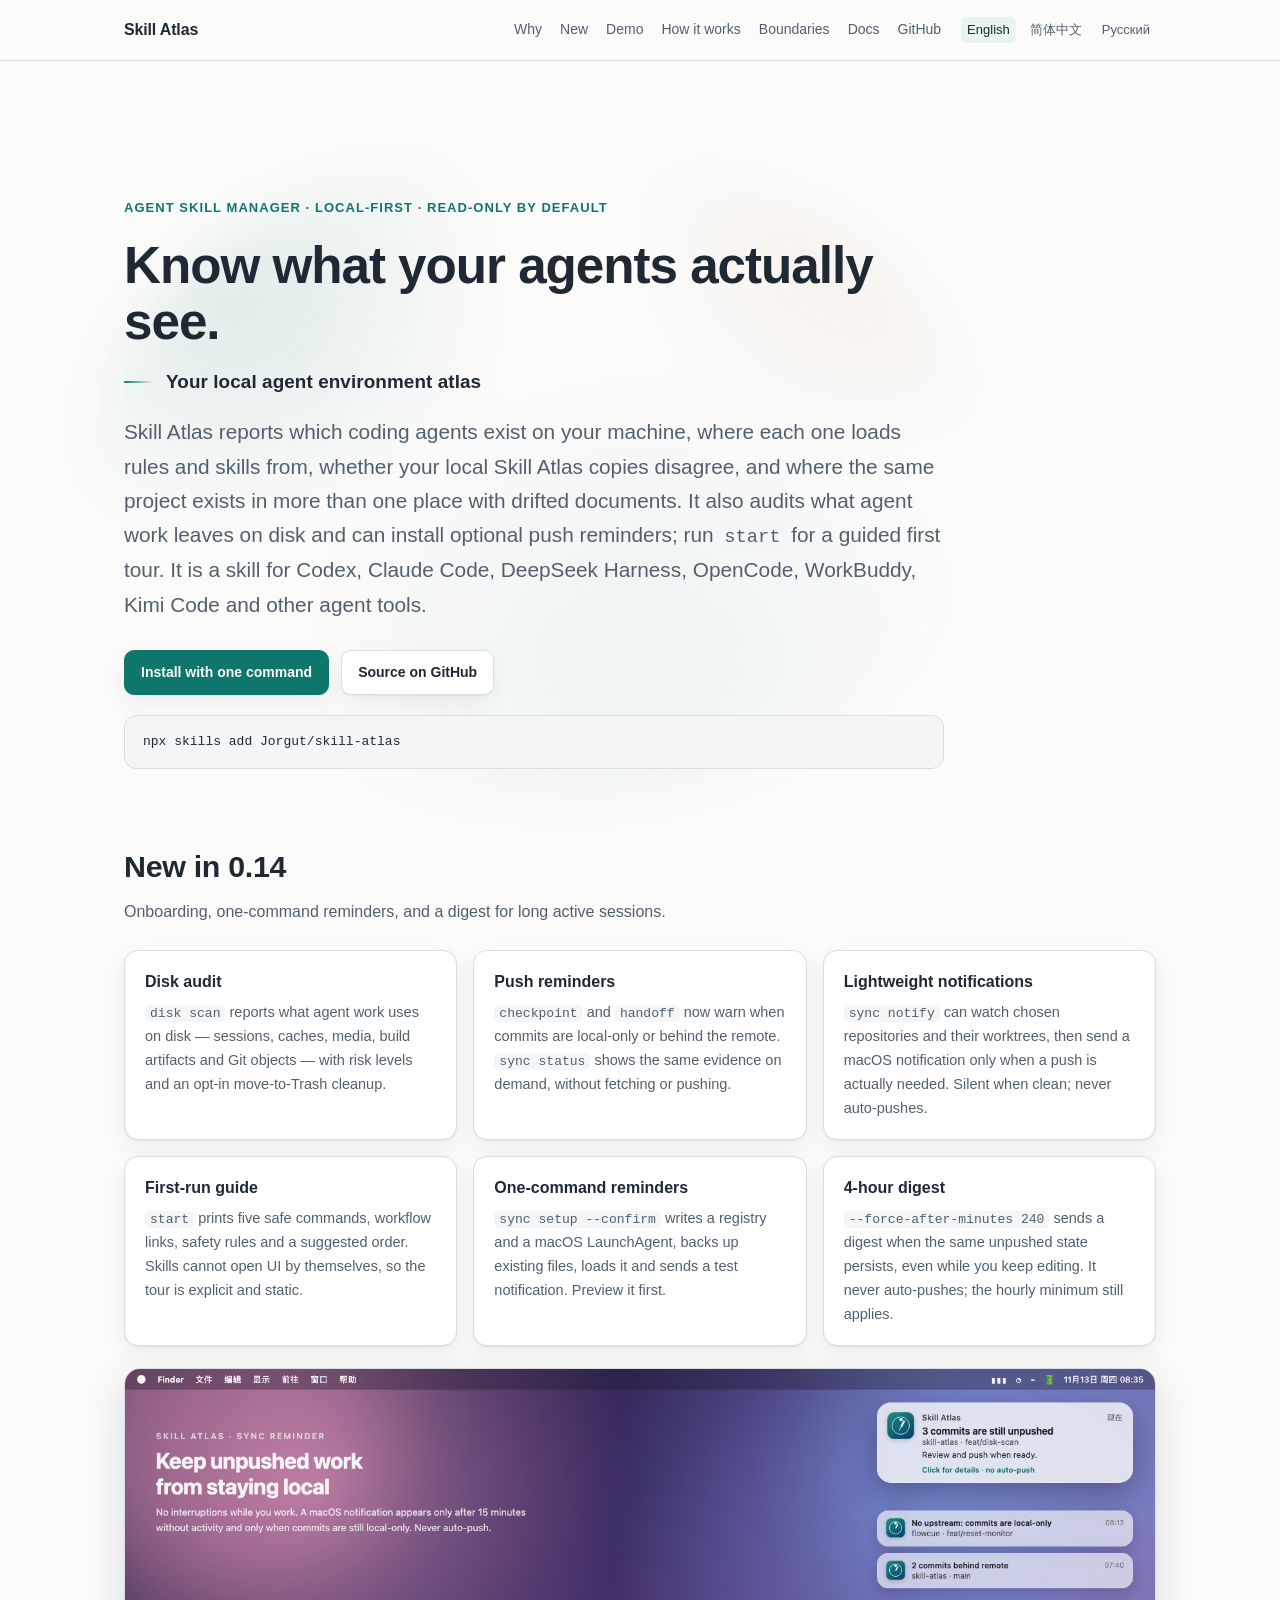
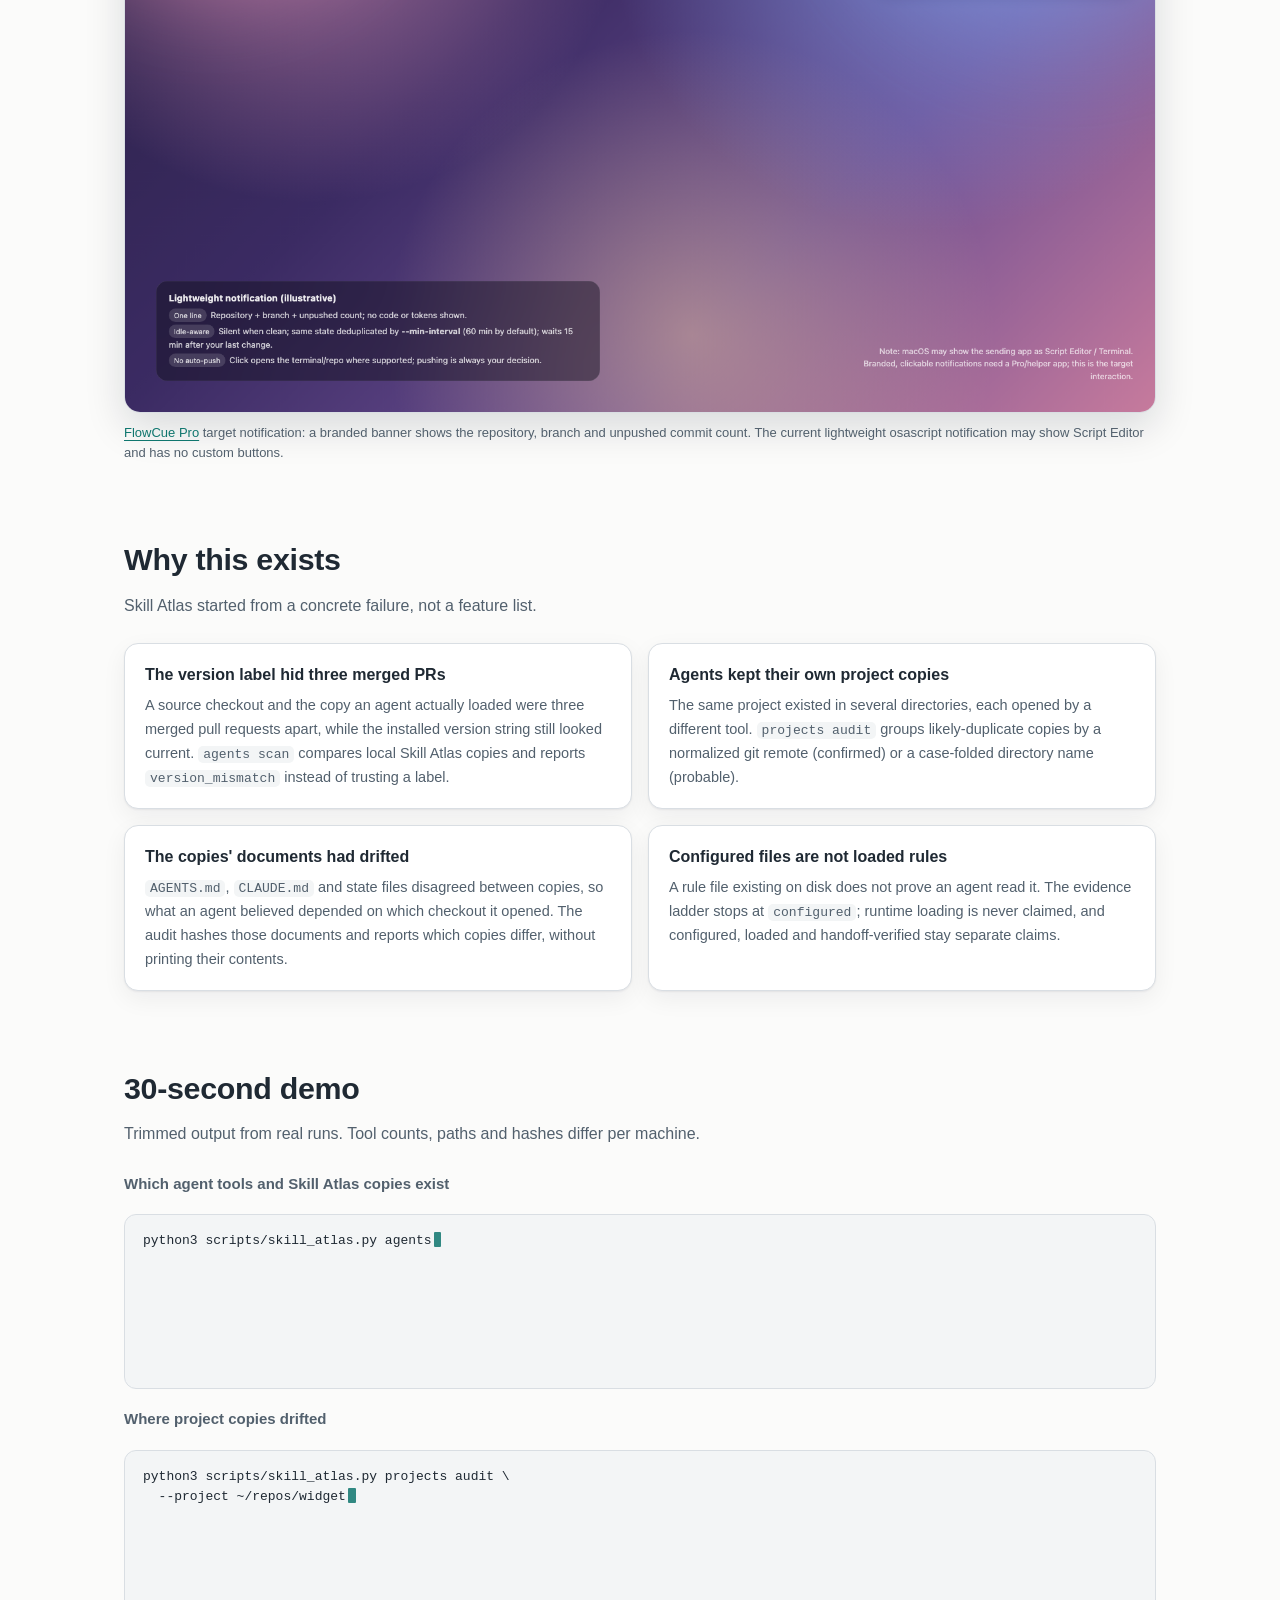
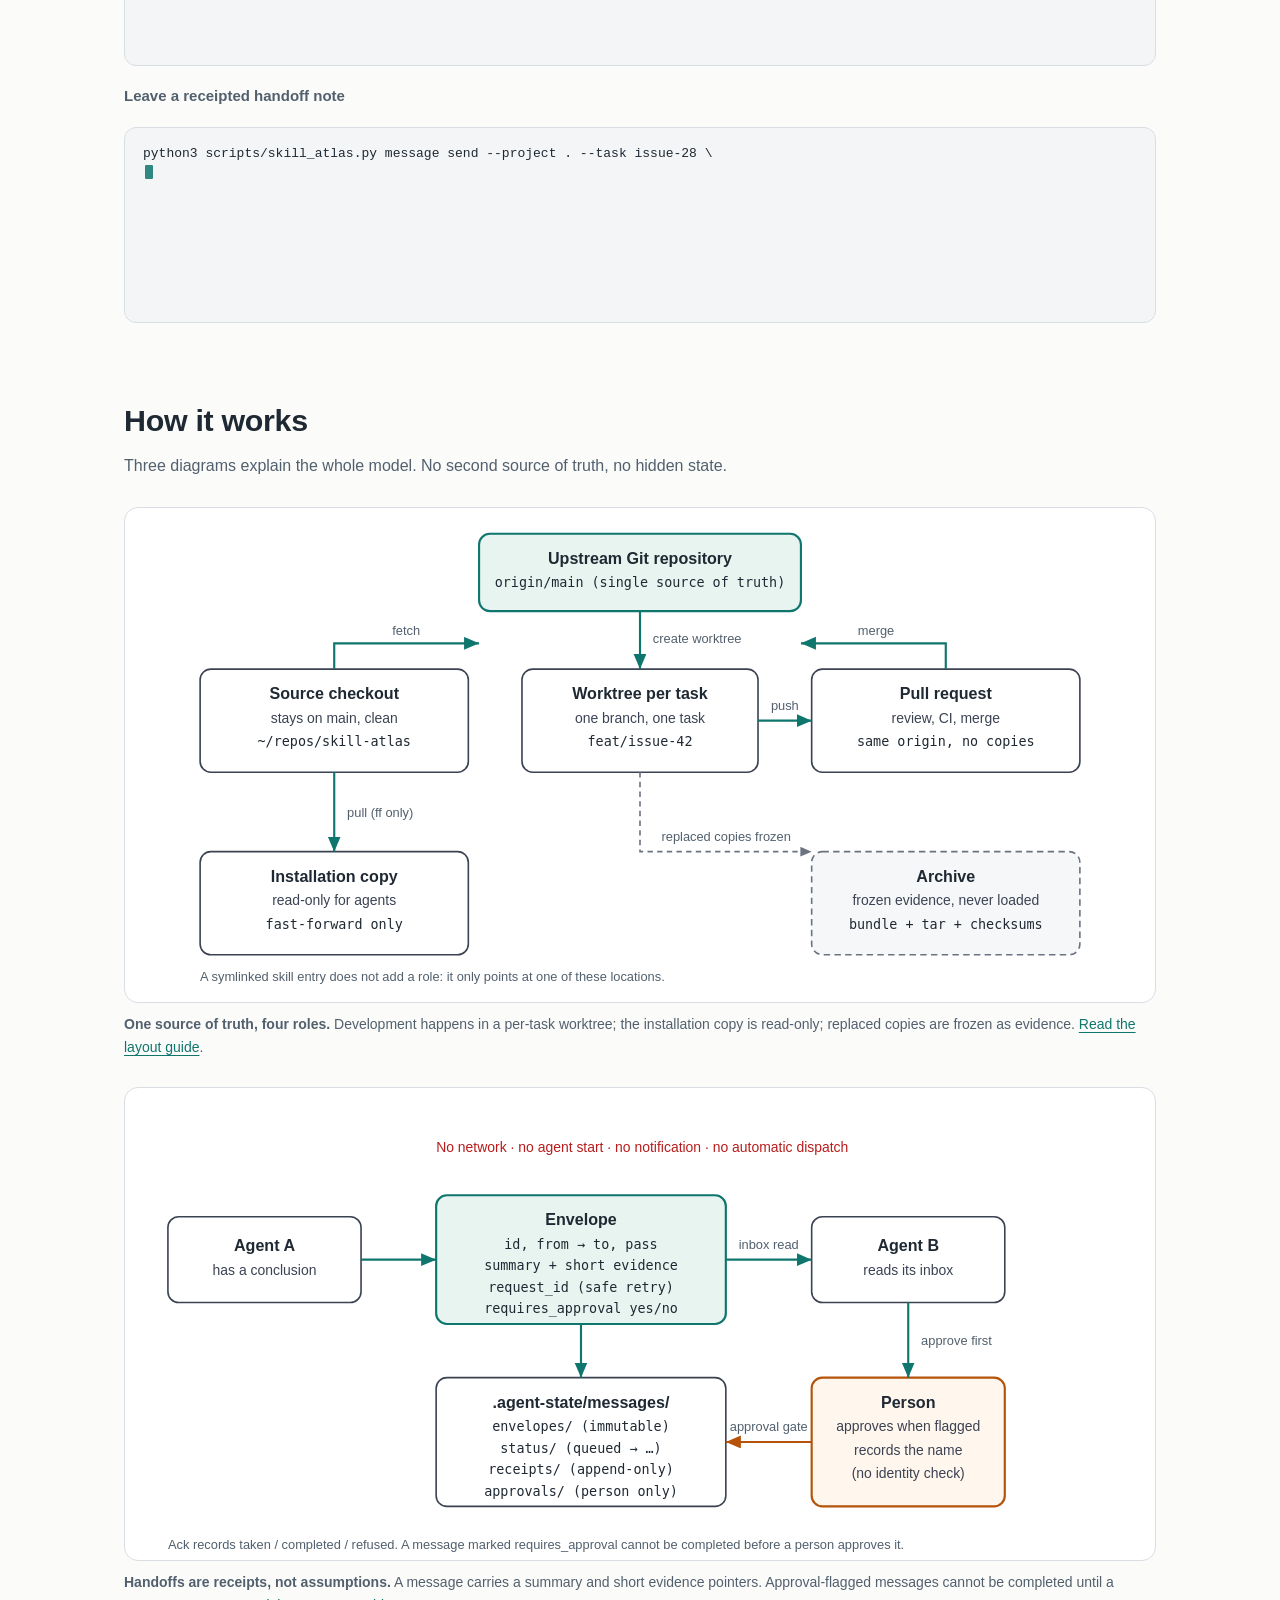
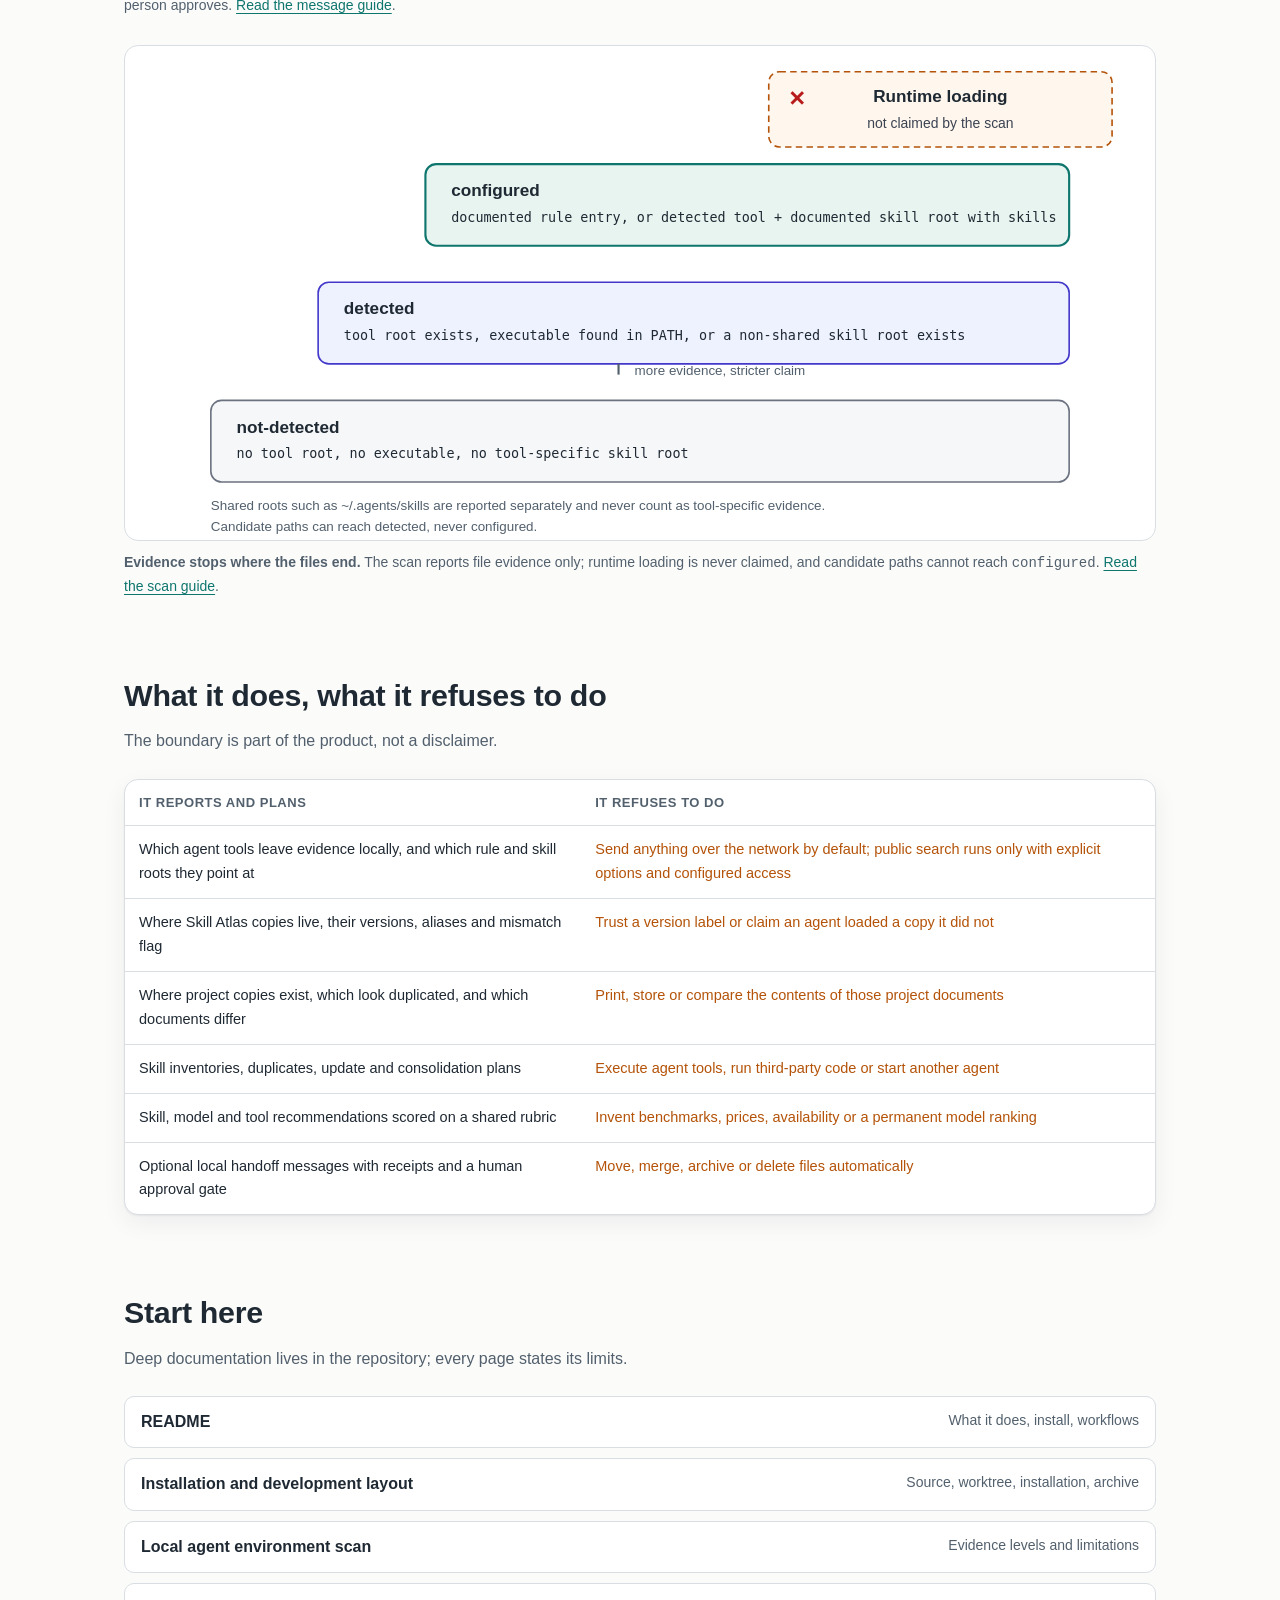
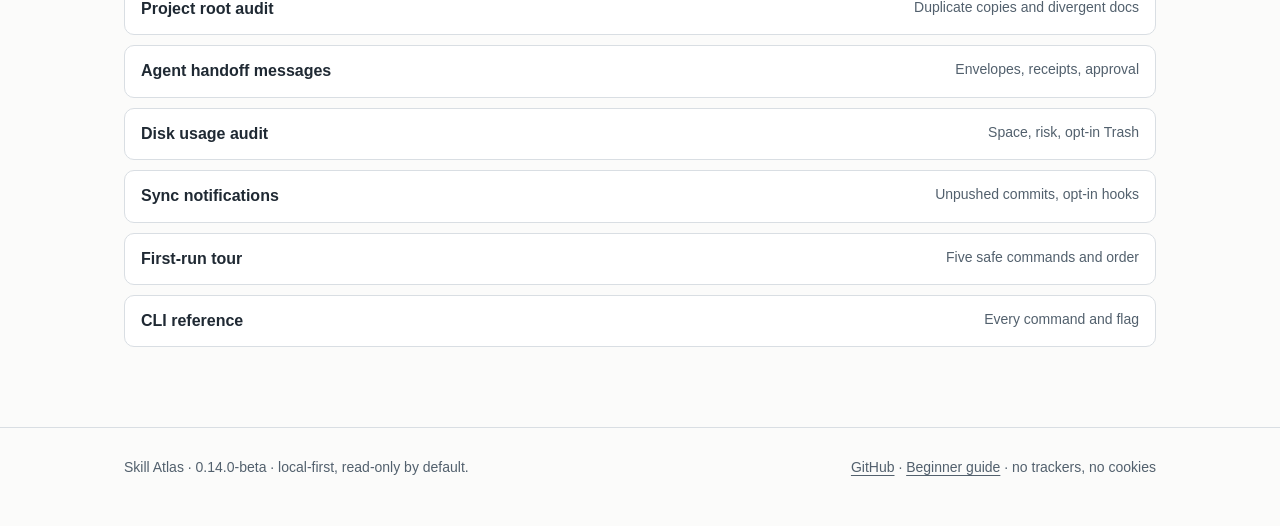
<file: site/index.html>
<!doctype html>
<html lang="en">
<head>
  <meta charset="utf-8">
  <meta name="viewport" content="width=device-width, initial-scale=1">
  <title>Skill Atlas — know what your agents actually see</title>
  <meta name="description" content="Read-only local evidence about installed coding agents, their rule and skill roots, Skill Atlas copies, and drifted project copies. One skill, one command.">
  <link rel="alternate" hreflang="en" href="https://jorgut.github.io/skill-atlas/">
  <link rel="alternate" hreflang="zh-CN" href="https://jorgut.github.io/skill-atlas/zh-CN/">
  <link rel="alternate" hreflang="ru" href="https://jorgut.github.io/skill-atlas/ru/">
  <link rel="stylesheet" href="styles.css">
  <script src="motion.js" defer></script>
</head>
<body>
  <a class="skip-link" href="#main">Skip to content</a>

  <header class="site">
    <div class="wrap">
      <a class="brand" href="./">Skill Atlas</a>
      <nav aria-label="Main">
        <a href="#why">Why</a>
        <a href="#whats-new">New</a>
        <a href="#demo">Demo</a>
        <a href="#how">How it works</a>
        <a href="#refuses">Boundaries</a>
        <a href="#start">Docs</a>
        <a href="https://github.com/Jorgut/skill-atlas">GitHub</a>
      </nav>
      <div class="lang" aria-label="Language">
        <a href="./" aria-current="page">English</a>
        <a href="zh-CN/" lang="zh-CN">简体中文</a>
        <a href="ru/" lang="ru">Русский</a>
      </div>
    </div>
  </header>

  <main id="main">
    <div class="wrap">
      <section class="hero" aria-labelledby="hero-title">
        <p class="eyebrow">Agent skill manager · local-first · read-only by default</p>
        <h1 id="hero-title">Know what your agents actually see.</h1>
        <p class="positioning">Your local agent environment atlas</p>
        <p class="lede">
          Skill Atlas reports which coding agents exist on your machine, where each one loads rules and skills from,
          whether your local Skill Atlas copies disagree, and where the same project exists in more than one place
          with drifted documents. It also audits what agent work leaves on disk and can install optional push reminders; run <code>start</code> for a guided first tour. It is a skill for Codex, Claude Code, DeepSeek Harness, OpenCode, WorkBuddy,
          Kimi Code and other agent tools.
        </p>
        <div class="actions">
          <a class="button primary" href="#install">Install with one command</a>
          <a class="button" href="https://github.com/Jorgut/skill-atlas">Source on GitHub</a>
        </div>
        <pre id="install"><code>npx skills add Jorgut/skill-atlas</code></pre>
      </section>

      <section id="whats-new" aria-labelledby="whats-new-title">
        <h2 id="whats-new-title">New in 0.14</h2>
        <p class="section-note">Onboarding, one-command reminders, and a digest for long active sessions.</p>
        <div class="grid three">
          <div class="card">
            <h3>Disk audit</h3>
            <p><code>disk scan</code> reports what agent work uses on disk — sessions, caches, media, build artifacts and Git objects — with risk levels and an opt-in move-to-Trash cleanup.</p>
          </div>
          <div class="card">
            <h3>Push reminders</h3>
            <p><code>checkpoint</code> and <code>handoff</code> now warn when commits are local-only or behind the remote. <code>sync status</code> shows the same evidence on demand, without fetching or pushing.</p>
          </div>
          <div class="card">
            <h3>Lightweight notifications</h3>
            <p><code>sync notify</code> can watch chosen repositories and their worktrees, then send a macOS notification only when a push is actually needed. Silent when clean; never auto-pushes.</p>
          </div>
          <div class="card">
            <h3>First-run guide</h3>
            <p><code>start</code> prints five safe commands, workflow links, safety rules and a suggested order. Skills cannot open UI by themselves, so the tour is explicit and static.</p>
          </div>
          <div class="card">
            <h3>One-command reminders</h3>
            <p><code>sync setup --confirm</code> writes a registry and a macOS LaunchAgent, backs up existing files, loads it and sends a test notification. Preview it first.</p>
          </div>
          <div class="card">
            <h3>4-hour digest</h3>
            <p><code>--force-after-minutes 240</code> sends a digest when the same unpushed state persists, even while you keep editing. It never auto-pushes; the hourly minimum still applies.</p>
          </div>
        </div>
        <figure class="mockup">
          <img src="assets/sync-notification-mockup.en.png" alt="Target FlowCue Pro notification: a branded banner shows the repository, branch and unpushed commit count. The current lightweight osascript notification may show Script Editor and has no custom buttons.">
          <figcaption><a href="https://github.com/Jorgut/flowcue">FlowCue Pro</a> target notification: a branded banner shows the repository, branch and unpushed commit count. The current lightweight osascript notification may show Script Editor and has no custom buttons.</figcaption>
        </figure>
      </section>

      <section id="why" aria-labelledby="why-title">
        <h2 id="why-title">Why this exists</h2>
        <p class="section-note">Skill Atlas started from a concrete failure, not a feature list.</p>
        <div class="grid two">
          <div class="card">
            <h3>The version label hid three merged PRs</h3>
            <p>A source checkout and the copy an agent actually loaded were three merged pull requests apart,
              while the installed version string still looked current. <code>agents scan</code> compares local
              Skill Atlas copies and reports <code>version_mismatch</code> instead of trusting a label.</p>
          </div>
          <div class="card">
            <h3>Agents kept their own project copies</h3>
            <p>The same project existed in several directories, each opened by a different tool.
              <code>projects audit</code> groups likely-duplicate copies by a normalized git remote (confirmed)
              or a case-folded directory name (probable).</p>
          </div>
          <div class="card">
            <h3>The copies' documents had drifted</h3>
            <p><code>AGENTS.md</code>, <code>CLAUDE.md</code> and state files disagreed between copies, so what an
              agent believed depended on which checkout it opened. The audit hashes those documents and reports
              which copies differ, without printing their contents.</p>
          </div>
          <div class="card">
            <h3>Configured files are not loaded rules</h3>
            <p>A rule file existing on disk does not prove an agent read it. The evidence ladder stops at
              <code>configured</code>; runtime loading is never claimed, and configured, loaded and
              handoff-verified stay separate claims.</p>
          </div>
        </div>
      </section>

      <section id="demo" aria-labelledby="demo-title">
        <h2 id="demo-title">30-second demo</h2>
        <p class="section-note">Trimmed output from real runs. Tool counts, paths and hashes differ per machine.</p>
        <div class="demo">
          <h3>Which agent tools and Skill Atlas copies exist</h3>
          <pre><code>python3 scripts/skill_atlas.py agents scan

## Summary
- tools detected: 12
- tools configured: 4
- skill atlas copies: 2
- version mismatch: false</code></pre>

          <h3>Where project copies drifted</h3>
          <pre><code>python3 scripts/skill_atlas.py projects audit \
  --project ~/repos/widgets --project ~/worktrees/widgets-review

## Duplicate groups
### `git-remote:github.com/example/widgets` (git-remote)
- divergent docs:
  - AGENTS.md (2 distinct hashes)
- canonical candidate: `/home/you/repos/widgets`
- requires user confirmation: true</code></pre>

          <h3>Leave a receipted handoff note</h3>
          <pre><code>python3 scripts/skill_atlas.py message send --project . --task issue-28 \
  --from Codex --to "Claude Code" --summary "Review the camera diff" \
  --requires-approval

# Agent message: queued
- state: queued
- approval: pending
- note: Local file transport only; the receiving agent has not been notified</code></pre>
        </div>
      </section>

      <section id="how" aria-labelledby="how-title">
        <h2 id="how-title">How it works</h2>
        <p class="section-note">Three diagrams explain the whole model. No second source of truth, no hidden state.</p>

        <figure>
          <img src="assets/roles.svg" alt="Diagram: one upstream Git repository feeds a source checkout on main, a per-task worktree, a read-only installation copy, a pull request flow and a frozen archive.">
          <figcaption><strong>One source of truth, four roles.</strong> Development happens in a per-task worktree;
            the installation copy is read-only; replaced copies are frozen as evidence.
            <a href="https://github.com/Jorgut/skill-atlas/blob/main/docs/development-layout.md">Read the layout guide</a>.</figcaption>
        </figure>

        <figure>
          <img src="assets/message-flow.svg" alt="Diagram: a compact envelope moves from one agent through a local mailbox to a recipient, with append-only receipts and a human approval gate before completion.">
          <figcaption><strong>Handoffs are receipts, not assumptions.</strong> A message carries a summary and short
            evidence pointers. Approval-flagged messages cannot be completed until a person approves.
            <a href="https://github.com/Jorgut/skill-atlas/blob/main/docs/agent-messaging.md">Read the message guide</a>.</figcaption>
        </figure>

        <figure>
          <img src="assets/evidence-ladder.svg" alt="Diagram: three evidence levels, not-detected, detected and configured, with runtime loading marked as not claimed.">
          <figcaption><strong>Evidence stops where the files end.</strong> The scan reports file evidence only;
            runtime loading is never claimed, and candidate paths cannot reach <code>configured</code>.
            <a href="https://github.com/Jorgut/skill-atlas/blob/main/docs/agent-environments.md">Read the scan guide</a>.</figcaption>
        </figure>
      </section>

      <section id="refuses" aria-labelledby="refuses-title">
        <h2 id="refuses-title">What it does, what it refuses to do</h2>
        <p class="section-note">The boundary is part of the product, not a disclaimer.</p>
        <div class="table-wrap">
          <table>
            <thead>
              <tr><th scope="col">It reports and plans</th><th scope="col">It refuses to do</th></tr>
            </thead>
            <tbody>
              <tr><td>Which agent tools leave evidence locally, and which rule and skill roots they point at</td><td class="refuse">Send anything over the network by default; public search runs only with explicit options and configured access</td></tr>
              <tr><td>Where Skill Atlas copies live, their versions, aliases and mismatch flag</td><td class="refuse">Trust a version label or claim an agent loaded a copy it did not</td></tr>
              <tr><td>Where project copies exist, which look duplicated, and which documents differ</td><td class="refuse">Print, store or compare the contents of those project documents</td></tr>
              <tr><td>Skill inventories, duplicates, update and consolidation plans</td><td class="refuse">Execute agent tools, run third-party code or start another agent</td></tr>
              <tr><td>Skill, model and tool recommendations scored on a shared rubric</td><td class="refuse">Invent benchmarks, prices, availability or a permanent model ranking</td></tr>
              <tr><td>Optional local handoff messages with receipts and a human approval gate</td><td class="refuse">Move, merge, archive or delete files automatically</td></tr>
            </tbody>
          </table>
        </div>
      </section>

      <section id="start" aria-labelledby="start-title">
        <h2 id="start-title">Start here</h2>
        <p class="section-note">Deep documentation lives in the repository; every page states its limits.</p>
        <div class="links">
          <a href="https://github.com/Jorgut/skill-atlas/blob/main/README.md"><strong>README</strong><span>What it does, install, workflows</span></a>
          <a href="https://github.com/Jorgut/skill-atlas/blob/main/docs/development-layout.md"><strong>Installation and development layout</strong><span>Source, worktree, installation, archive</span></a>
          <a href="https://github.com/Jorgut/skill-atlas/blob/main/docs/agent-environments.md"><strong>Local agent environment scan</strong><span>Evidence levels and limitations</span></a>
          <a href="https://github.com/Jorgut/skill-atlas/blob/main/docs/project-root-audit.md"><strong>Project root audit</strong><span>Duplicate copies and divergent docs</span></a>
          <a href="https://github.com/Jorgut/skill-atlas/blob/main/docs/agent-messaging.md"><strong>Agent handoff messages</strong><span>Envelopes, receipts, approval</span></a>
          <a href="https://github.com/Jorgut/skill-atlas/blob/main/docs/disk-scan.md"><strong>Disk usage audit</strong><span>Space, risk, opt-in Trash</span></a>
          <a href="https://github.com/Jorgut/skill-atlas/blob/main/docs/sync-notify.md"><strong>Sync notifications</strong><span>Unpushed commits, opt-in hooks</span></a>
          <a href="https://github.com/Jorgut/skill-atlas/blob/main/docs/start.md"><strong>First-run tour</strong><span>Five safe commands and order</span></a>
          <a href="https://github.com/Jorgut/skill-atlas/blob/main/docs/cli-reference.md"><strong>CLI reference</strong><span>Every command and flag</span></a>
        </div>
      </section>
    </div>
  </main>

  <footer>
    <div class="wrap">
      <span>Skill Atlas · 0.14.0-beta · local-first, read-only by default.</span>
      <span><a href="https://github.com/Jorgut/skill-atlas">GitHub</a> · <a href="https://github.com/Jorgut/skill-atlas/blob/main/docs/GETTING_STARTED.en.md">Beginner guide</a> · no trackers, no cookies</span>
    </div>
  </footer>
</body>
</html>
</file>
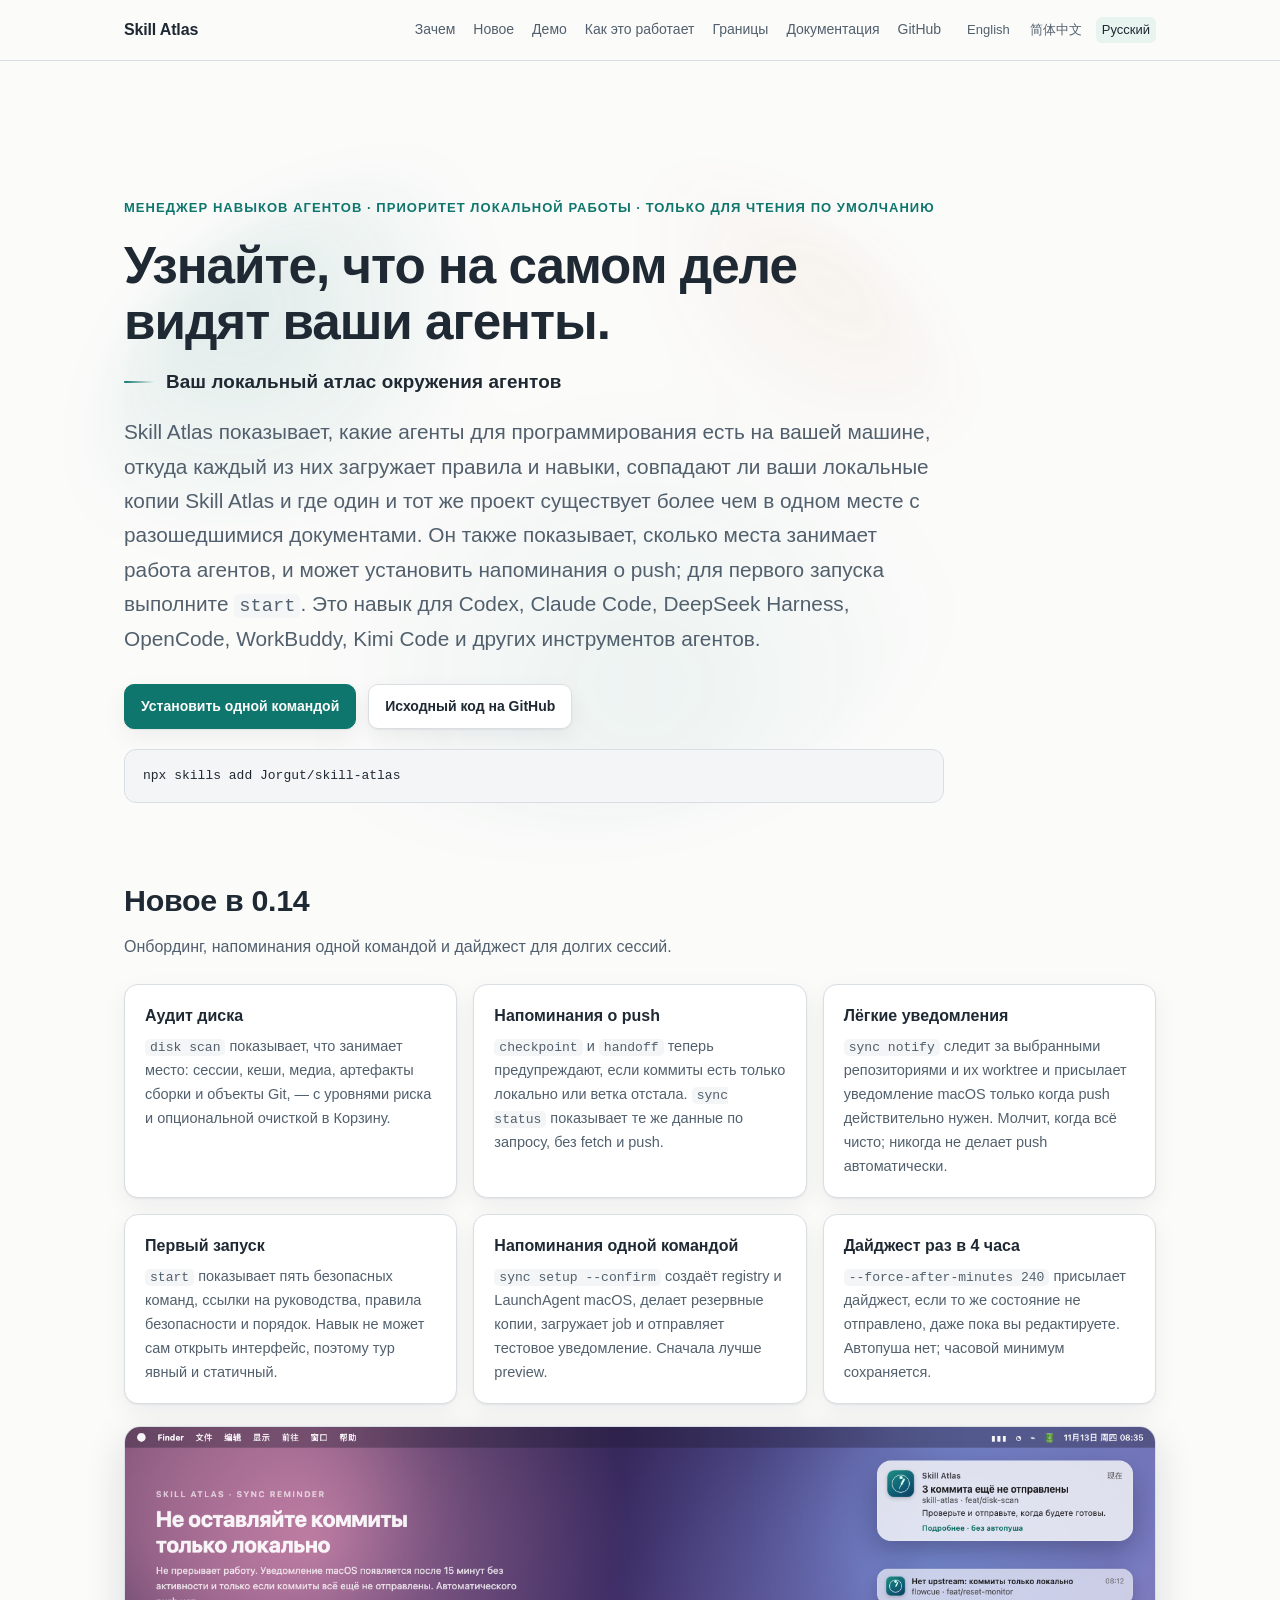
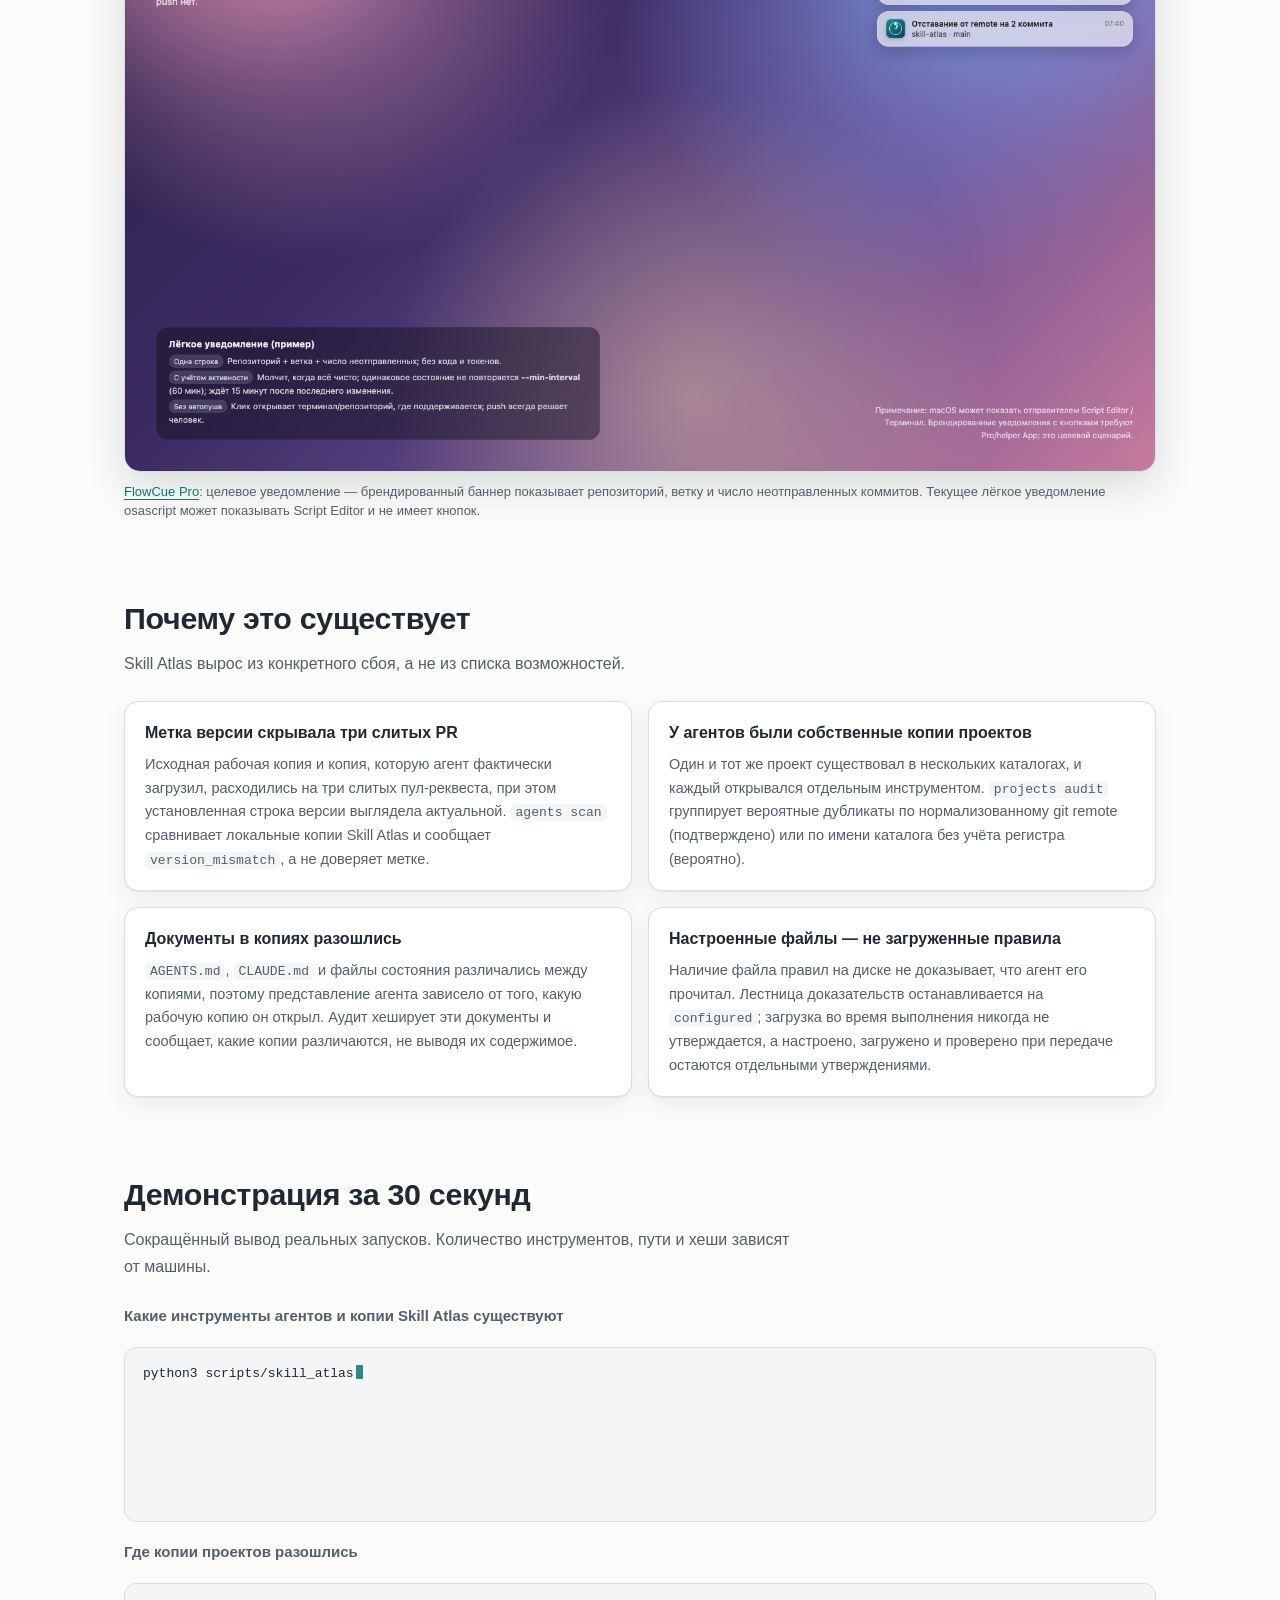
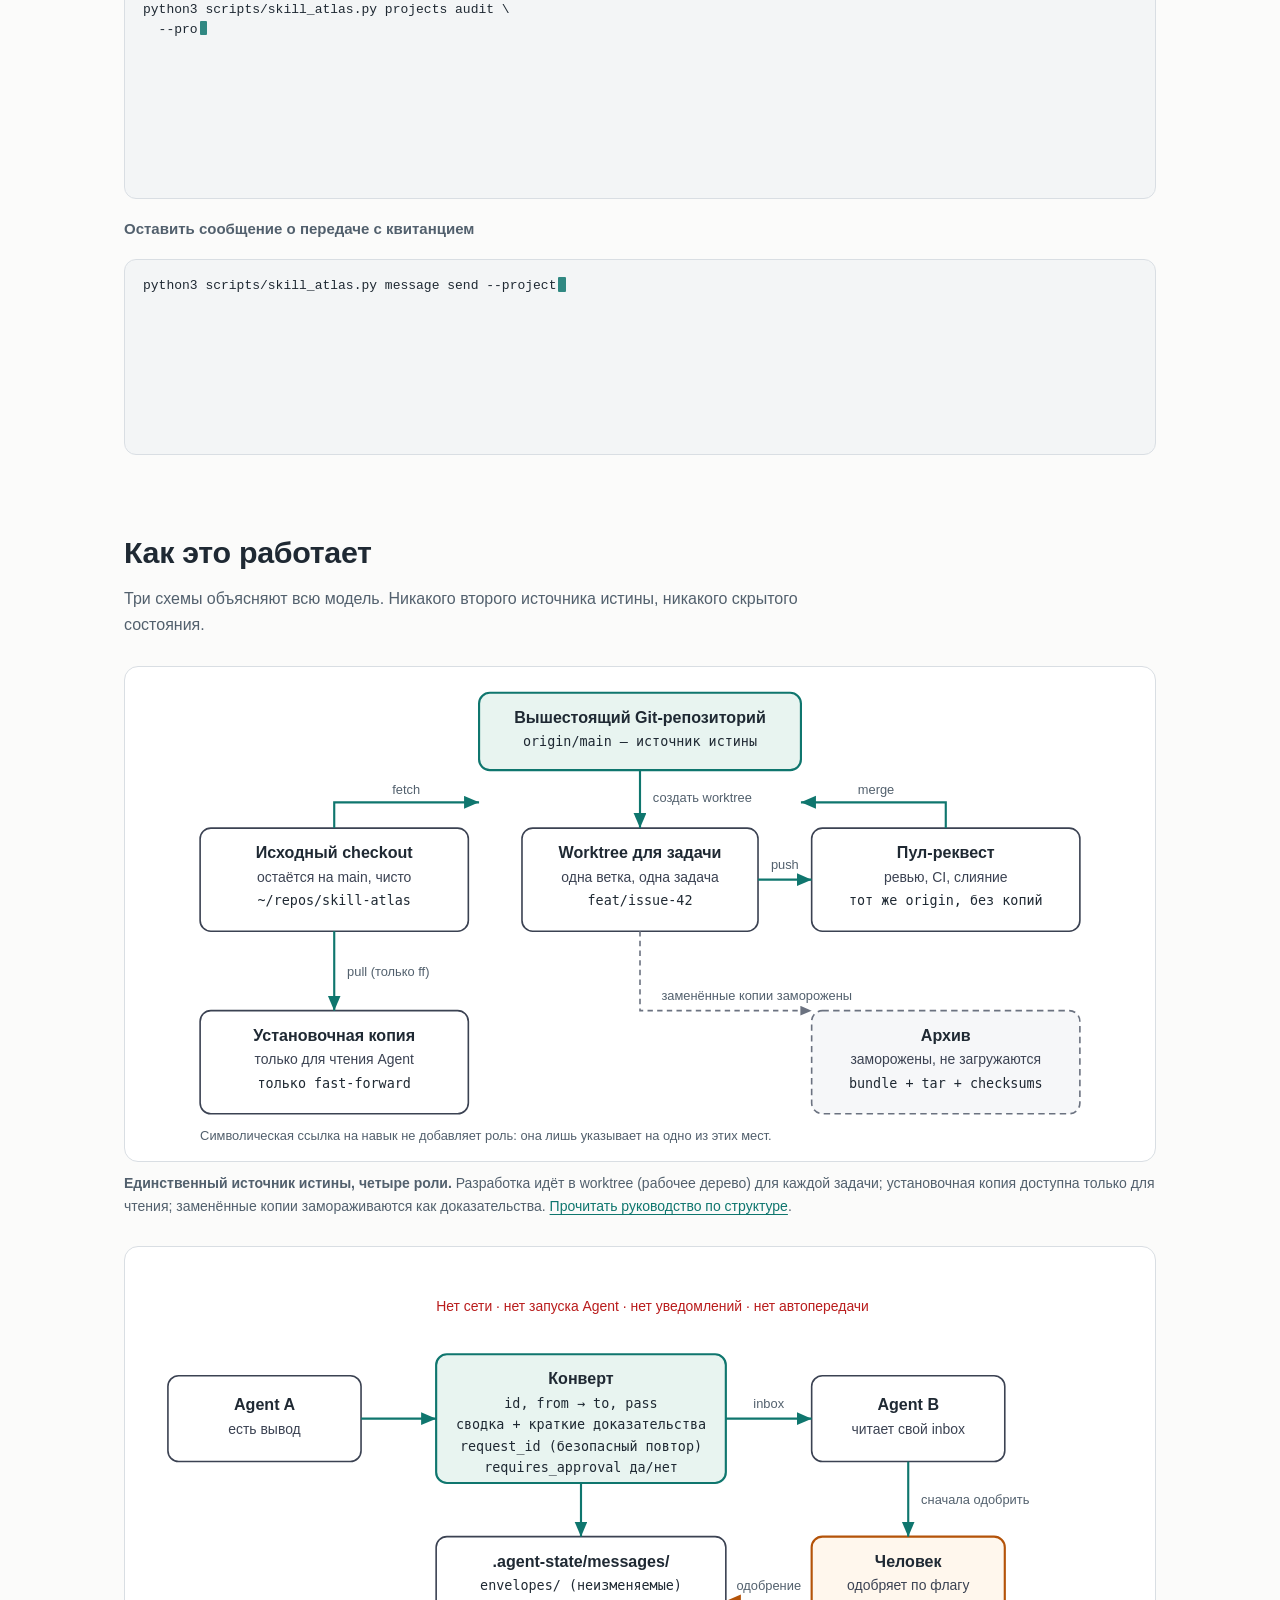
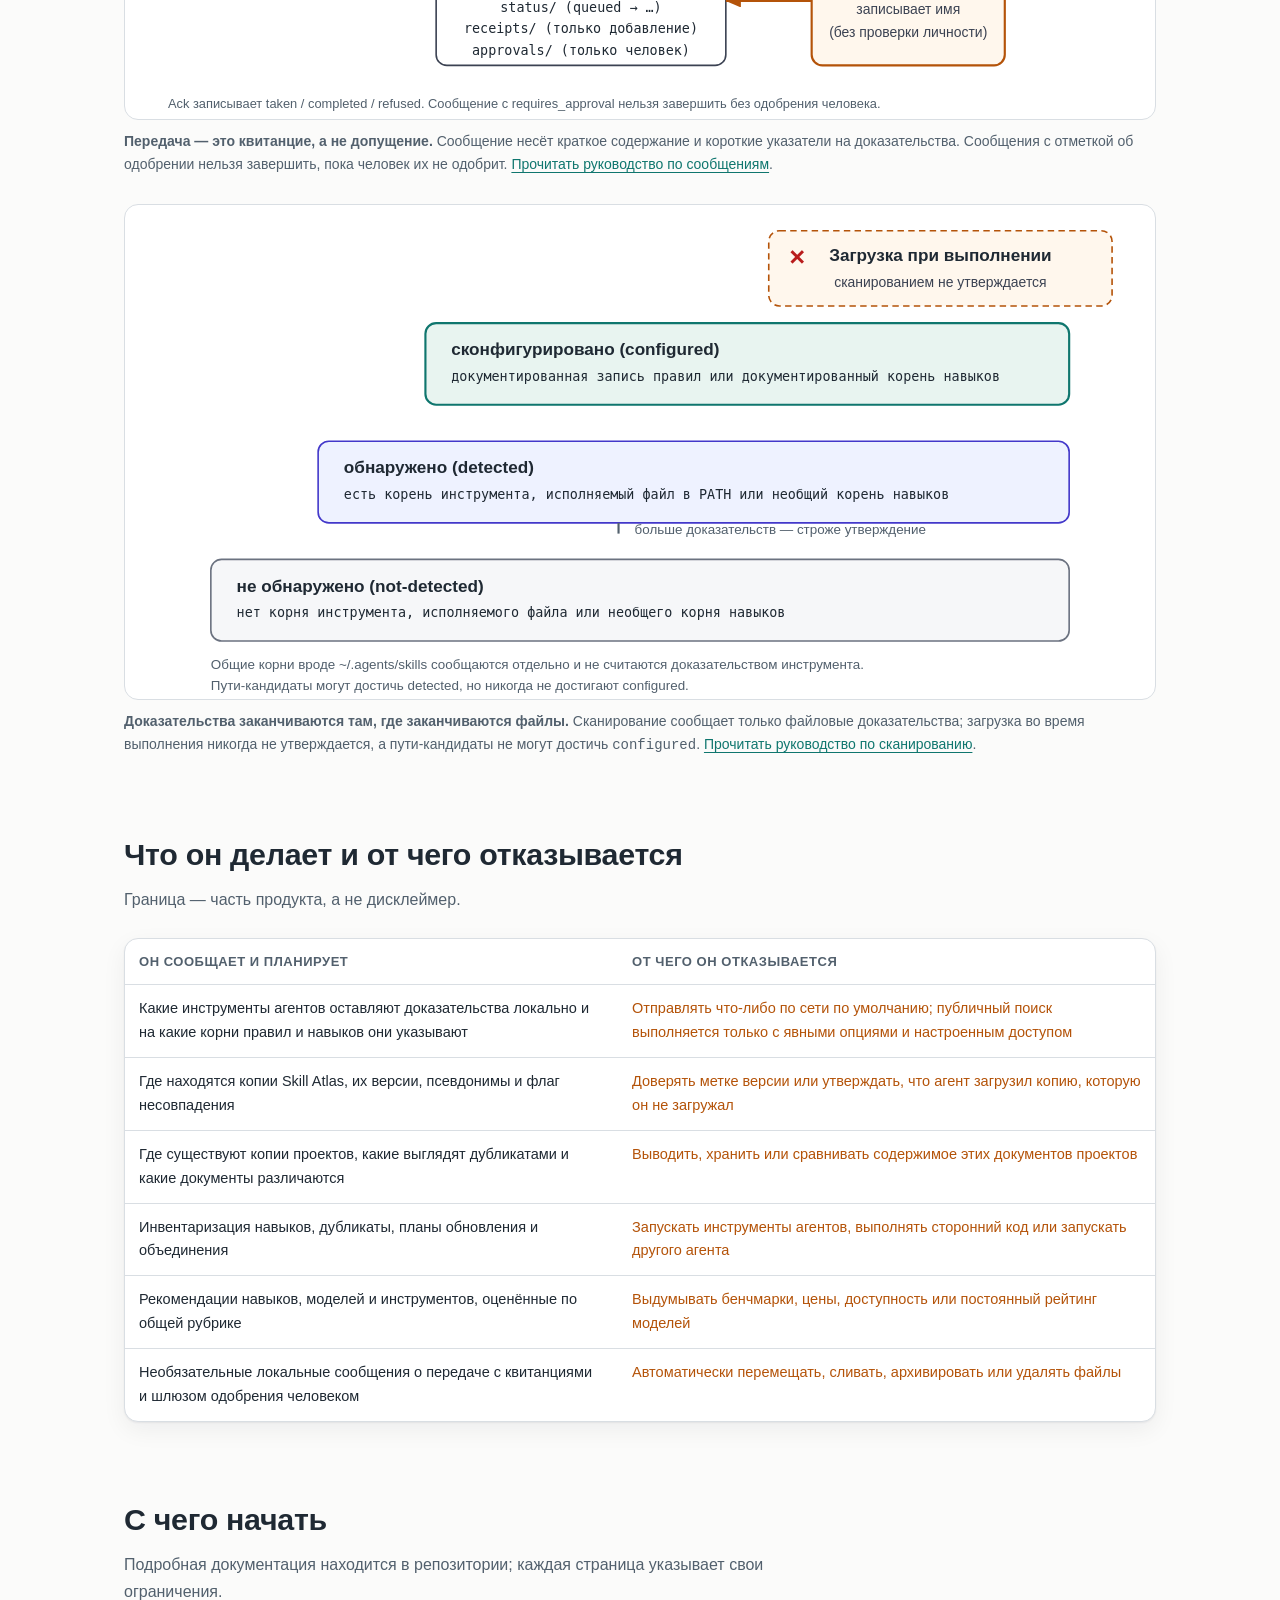
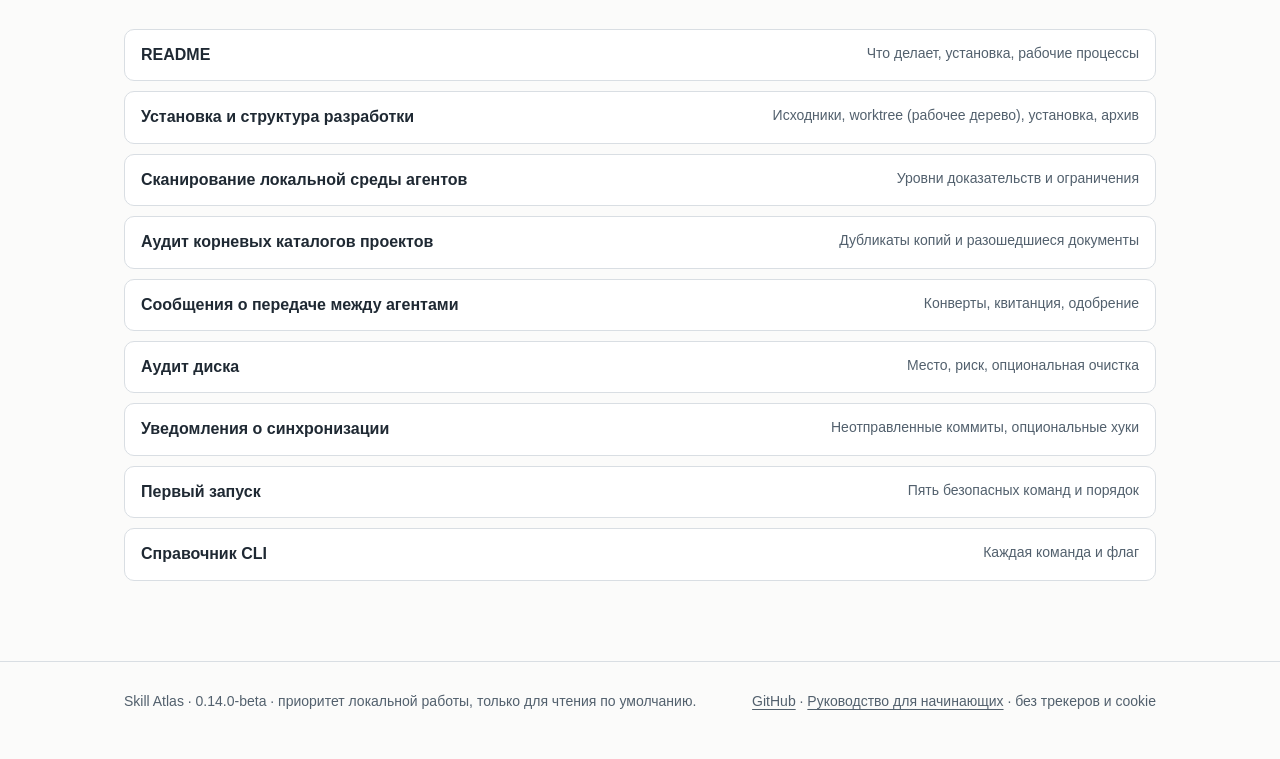
<file: site/ru/index.html>
<!doctype html>
<html lang="ru">
<head>
  <meta charset="utf-8">
  <meta name="viewport" content="width=device-width, initial-scale=1">
  <title>Skill Atlas — что на самом деле видят ваши агенты</title>
  <meta name="description" content="Локальные доказательства только для чтения об установленных агентах для программирования, их корнях правил и навыков, копиях Skill Atlas и разошедшихся копиях проектов. Один навык, одна команда.">
  <link rel="alternate" hreflang="en" href="https://jorgut.github.io/skill-atlas/">
  <link rel="alternate" hreflang="zh-CN" href="https://jorgut.github.io/skill-atlas/zh-CN/">
  <link rel="alternate" hreflang="ru" href="https://jorgut.github.io/skill-atlas/ru/">
  <link rel="stylesheet" href="../styles.css">
  <script src="../motion.js" defer></script>
</head>
<body>
  <a class="skip-link" href="#main">Перейти к содержимому</a>

  <header class="site">
    <div class="wrap">
      <a class="brand" href="../">Skill Atlas</a>
      <nav aria-label="Основная навигация">
        <a href="#why">Зачем</a>
        <a href="#whats-new">Новое</a>
        <a href="#demo">Демо</a>
        <a href="#how">Как это работает</a>
        <a href="#refuses">Границы</a>
        <a href="#start">Документация</a>
        <a href="https://github.com/Jorgut/skill-atlas">GitHub</a>
      </nav>
      <div class="lang" aria-label="Язык">
        <a href="../" lang="en">English</a>
        <a href="../zh-CN/" lang="zh-CN">简体中文</a>
        <a href="./" aria-current="page">Русский</a>
      </div>
    </div>
  </header>

  <main id="main">
    <div class="wrap">
      <section class="hero" aria-labelledby="hero-title">
        <p class="eyebrow">Менеджер навыков агентов · приоритет локальной работы · только для чтения по умолчанию</p>
        <h1 id="hero-title">Узнайте, что на самом деле видят ваши агенты.</h1>
        <p class="positioning">Ваш локальный атлас окружения агентов</p>
        <p class="lede">
          Skill Atlas показывает, какие агенты для программирования есть на вашей машине,
          откуда каждый из них загружает правила и навыки, совпадают ли ваши локальные копии Skill Atlas
          и где один и тот же проект существует более чем в одном месте с разошедшимися документами. Он также показывает, сколько места занимает работа агентов, и может установить напоминания о push; для первого запуска выполните <code>start</code>.
          Это навык для Codex, Claude Code, DeepSeek Harness, OpenCode, WorkBuddy, Kimi Code
          и других инструментов агентов.
        </p>
        <div class="actions">
          <a class="button primary" href="#install">Установить одной командой</a>
          <a class="button" href="https://github.com/Jorgut/skill-atlas">Исходный код на GitHub</a>
        </div>
        <pre id="install"><code>npx skills add Jorgut/skill-atlas</code></pre>
      </section>

      <section id="whats-new" aria-labelledby="whats-new-title">
        <h2 id="whats-new-title">Новое в 0.14</h2>
        <p class="section-note">Онбординг, напоминания одной командой и дайджест для долгих сессий.</p>
        <div class="grid three">
          <div class="card">
            <h3>Аудит диска</h3>
            <p><code>disk scan</code> показывает, что занимает место: сессии, кеши, медиа, артефакты сборки и объекты Git, — с уровнями риска и опциональной очисткой в Корзину.</p>
          </div>
          <div class="card">
            <h3>Напоминания о push</h3>
            <p><code>checkpoint</code> и <code>handoff</code> теперь предупреждают, если коммиты есть только локально или ветка отстала. <code>sync status</code> показывает те же данные по запросу, без fetch и push.</p>
          </div>
          <div class="card">
            <h3>Лёгкие уведомления</h3>
            <p><code>sync notify</code> следит за выбранными репозиториями и их worktree и присылает уведомление macOS только когда push действительно нужен. Молчит, когда всё чисто; никогда не делает push автоматически.</p>
          </div>
          <div class="card">
            <h3>Первый запуск</h3>
            <p><code>start</code> показывает пять безопасных команд, ссылки на руководства, правила безопасности и порядок. Навык не может сам открыть интерфейс, поэтому тур явный и статичный.</p>
          </div>
          <div class="card">
            <h3>Напоминания одной командой</h3>
            <p><code>sync setup --confirm</code> создаёт registry и LaunchAgent macOS, делает резервные копии, загружает job и отправляет тестовое уведомление. Сначала лучше preview.</p>
          </div>
          <div class="card">
            <h3>Дайджест раз в 4 часа</h3>
            <p><code>--force-after-minutes 240</code> присылает дайджест, если то же состояние не отправлено, даже пока вы редактируете. Автопуша нет; часовой минимум сохраняется.</p>
          </div>
        </div>
        <figure class="mockup">
          <img src="../assets/sync-notification-mockup.ru.png" alt="Целевое уведомление FlowCue Pro: брендированный баннер показывает репозиторий, ветку и число неотправленных коммитов. Текущее лёгкое уведомление osascript может показывать Script Editor и не имеет кнопок.">
          <figcaption><a href="https://github.com/Jorgut/flowcue">FlowCue Pro</a>: целевое уведомление — брендированный баннер показывает репозиторий, ветку и число неотправленных коммитов. Текущее лёгкое уведомление osascript может показывать Script Editor и не имеет кнопок.</figcaption>
        </figure>
      </section>

      <section id="why" aria-labelledby="why-title">
        <h2 id="why-title">Почему это существует</h2>
        <p class="section-note">Skill Atlas вырос из конкретного сбоя, а не из списка возможностей.</p>
        <div class="grid two">
          <div class="card">
            <h3>Метка версии скрывала три слитых PR</h3>
            <p>Исходная рабочая копия и копия, которую агент фактически загрузил, расходились на три
              слитых пул-реквеста, при этом установленная строка версии выглядела актуальной.
              <code>agents scan</code> сравнивает локальные копии Skill Atlas и сообщает
              <code>version_mismatch</code>, а не доверяет метке.</p>
          </div>
          <div class="card">
            <h3>У агентов были собственные копии проектов</h3>
            <p>Один и тот же проект существовал в нескольких каталогах, и каждый открывался отдельным
              инструментом. <code>projects audit</code> группирует вероятные дубликаты по нормализованному
              git remote (подтверждено) или по имени каталога без учёта регистра (вероятно).</p>
          </div>
          <div class="card">
            <h3>Документы в копиях разошлись</h3>
            <p><code>AGENTS.md</code>, <code>CLAUDE.md</code> и файлы состояния различались между копиями,
              поэтому представление агента зависело от того, какую рабочую копию он открыл.
              Аудит хеширует эти документы и сообщает, какие копии различаются, не выводя их содержимое.</p>
          </div>
          <div class="card">
            <h3>Настроенные файлы — не загруженные правила</h3>
            <p>Наличие файла правил на диске не доказывает, что агент его прочитал. Лестница доказательств
              останавливается на <code>configured</code>; загрузка во время выполнения никогда не утверждается,
              а настроено, загружено и проверено при передаче остаются отдельными утверждениями.</p>
          </div>
        </div>
      </section>

      <section id="demo" aria-labelledby="demo-title">
        <h2 id="demo-title">Демонстрация за 30 секунд</h2>
        <p class="section-note">Сокращённый вывод реальных запусков. Количество инструментов, пути и хеши зависят от машины.</p>
        <div class="demo">
          <h3>Какие инструменты агентов и копии Skill Atlas существуют</h3>
          <pre><code>python3 scripts/skill_atlas.py agents scan

## Summary
- tools detected: 12
- tools configured: 4
- skill atlas copies: 2
- version mismatch: false</code></pre>

          <h3>Где копии проектов разошлись</h3>
          <pre><code>python3 scripts/skill_atlas.py projects audit \
  --project ~/repos/widgets --project ~/worktrees/widgets-review

## Duplicate groups
### `git-remote:github.com/example/widgets` (git-remote)
- divergent docs:
  - AGENTS.md (2 distinct hashes)
- canonical candidate: `/home/you/repos/widgets`
- requires user confirmation: true</code></pre>

          <h3>Оставить сообщение о передаче с квитанцием</h3>
          <pre><code>python3 scripts/skill_atlas.py message send --project . --task issue-28 \
  --from Codex --to "Claude Code" --summary "Review the camera diff" \
  --requires-approval

# Agent message: queued
- state: queued
- approval: pending
- note: Local file transport only; the receiving agent has not been notified</code></pre>
        </div>
      </section>

      <section id="how" aria-labelledby="how-title">
        <h2 id="how-title">Как это работает</h2>
        <p class="section-note">Три схемы объясняют всю модель. Никакого второго источника истины, никакого скрытого состояния.</p>

        <figure>
          <img src="../assets/roles.ru.svg" alt="Схема: один вышестоящий Git-репозиторий питает исходную рабочую копию на main, worktree (рабочее дерево) для каждой задачи, установочную копию только для чтения, процесс пул-реквеста и замороженный архив.">
          <figcaption><strong>Единственный источник истины, четыре роли.</strong> Разработка идёт в worktree (рабочее дерево)
            для каждой задачи; установочная копия доступна только для чтения; заменённые копии замораживаются как доказательства.
            <a href="https://github.com/Jorgut/skill-atlas/blob/main/docs/development-layout.md">Прочитать руководство по структуре</a>.</figcaption>
        </figure>

        <figure>
          <img src="../assets/message-flow.ru.svg" alt="Схема: компактный конверт идёт от одного агента через локальный почтовый ящик к получателю, с квитанциями, которые можно только дописывать, и шлюзом одобрения человеком до завершения.">
          <figcaption><strong>Передача — это квитанцие, а не допущение.</strong> Сообщение несёт краткое содержание
            и короткие указатели на доказательства. Сообщения с отметкой об одобрении нельзя завершить,
            пока человек их не одобрит.
            <a href="https://github.com/Jorgut/skill-atlas/blob/main/docs/agent-messaging.md">Прочитать руководство по сообщениям</a>.</figcaption>
        </figure>

        <figure>
          <img src="../assets/evidence-ladder.ru.svg" alt="Схема: три уровня доказательств — не обнаружено, обнаружено и сконфигурировано, — где загрузка во время выполнения отмечена как не утверждаемая.">
          <figcaption><strong>Доказательства заканчиваются там, где заканчиваются файлы.</strong> Сканирование сообщает
            только файловые доказательства; загрузка во время выполнения никогда не утверждается,
            а пути-кандидаты не могут достичь <code>configured</code>.
            <a href="https://github.com/Jorgut/skill-atlas/blob/main/docs/agent-environments.md">Прочитать руководство по сканированию</a>.</figcaption>
        </figure>
      </section>

      <section id="refuses" aria-labelledby="refuses-title">
        <h2 id="refuses-title">Что он делает и от чего отказывается</h2>
        <p class="section-note">Граница — часть продукта, а не дисклеймер.</p>
        <div class="table-wrap">
          <table>
            <thead>
              <tr><th scope="col">Он сообщает и планирует</th><th scope="col">От чего он отказывается</th></tr>
            </thead>
            <tbody>
              <tr><td>Какие инструменты агентов оставляют доказательства локально и на какие корни правил и навыков они указывают</td><td class="refuse">Отправлять что-либо по сети по умолчанию; публичный поиск выполняется только с явными опциями и настроенным доступом</td></tr>
              <tr><td>Где находятся копии Skill Atlas, их версии, псевдонимы и флаг несовпадения</td><td class="refuse">Доверять метке версии или утверждать, что агент загрузил копию, которую он не загружал</td></tr>
              <tr><td>Где существуют копии проектов, какие выглядят дубликатами и какие документы различаются</td><td class="refuse">Выводить, хранить или сравнивать содержимое этих документов проектов</td></tr>
              <tr><td>Инвентаризация навыков, дубликаты, планы обновления и объединения</td><td class="refuse">Запускать инструменты агентов, выполнять сторонний код или запускать другого агента</td></tr>
              <tr><td>Рекомендации навыков, моделей и инструментов, оценённые по общей рубрике</td><td class="refuse">Выдумывать бенчмарки, цены, доступность или постоянный рейтинг моделей</td></tr>
              <tr><td>Необязательные локальные сообщения о передаче с квитанциями и шлюзом одобрения человеком</td><td class="refuse">Автоматически перемещать, сливать, архивировать или удалять файлы</td></tr>
            </tbody>
          </table>
        </div>
      </section>

      <section id="start" aria-labelledby="start-title">
        <h2 id="start-title">С чего начать</h2>
        <p class="section-note">Подробная документация находится в репозитории; каждая страница указывает свои ограничения.</p>
        <div class="links">
          <a href="https://github.com/Jorgut/skill-atlas/blob/main/README.md"><strong>README</strong><span>Что делает, установка, рабочие процессы</span></a>
          <a href="https://github.com/Jorgut/skill-atlas/blob/main/docs/development-layout.md"><strong>Установка и структура разработки</strong><span>Исходники, worktree (рабочее дерево), установка, архив</span></a>
          <a href="https://github.com/Jorgut/skill-atlas/blob/main/docs/agent-environments.md"><strong>Сканирование локальной среды агентов</strong><span>Уровни доказательств и ограничения</span></a>
          <a href="https://github.com/Jorgut/skill-atlas/blob/main/docs/project-root-audit.md"><strong>Аудит корневых каталогов проектов</strong><span>Дубликаты копий и разошедшиеся документы</span></a>
          <a href="https://github.com/Jorgut/skill-atlas/blob/main/docs/agent-messaging.md"><strong>Сообщения о передаче между агентами</strong><span>Конверты, квитанция, одобрение</span></a>
          <a href="https://github.com/Jorgut/skill-atlas/blob/main/docs/disk-scan.md"><strong>Аудит диска</strong><span>Место, риск, опциональная очистка</span></a>
          <a href="https://github.com/Jorgut/skill-atlas/blob/main/docs/sync-notify.md"><strong>Уведомления о синхронизации</strong><span>Неотправленные коммиты, опциональные хуки</span></a>
          <a href="https://github.com/Jorgut/skill-atlas/blob/main/docs/start.md"><strong>Первый запуск</strong><span>Пять безопасных команд и порядок</span></a>
          <a href="https://github.com/Jorgut/skill-atlas/blob/main/docs/cli-reference.md"><strong>Справочник CLI</strong><span>Каждая команда и флаг</span></a>
        </div>
      </section>
    </div>
  </main>

  <footer>
    <div class="wrap">
      <span>Skill Atlas · 0.14.0-beta · приоритет локальной работы, только для чтения по умолчанию.</span>
      <span><a href="https://github.com/Jorgut/skill-atlas">GitHub</a> · <a href="https://github.com/Jorgut/skill-atlas/blob/main/docs/GETTING_STARTED.ru.md">Руководство для начинающих</a> · без трекеров и cookie</span>
    </div>
  </footer>
</body>
</html>
</file>
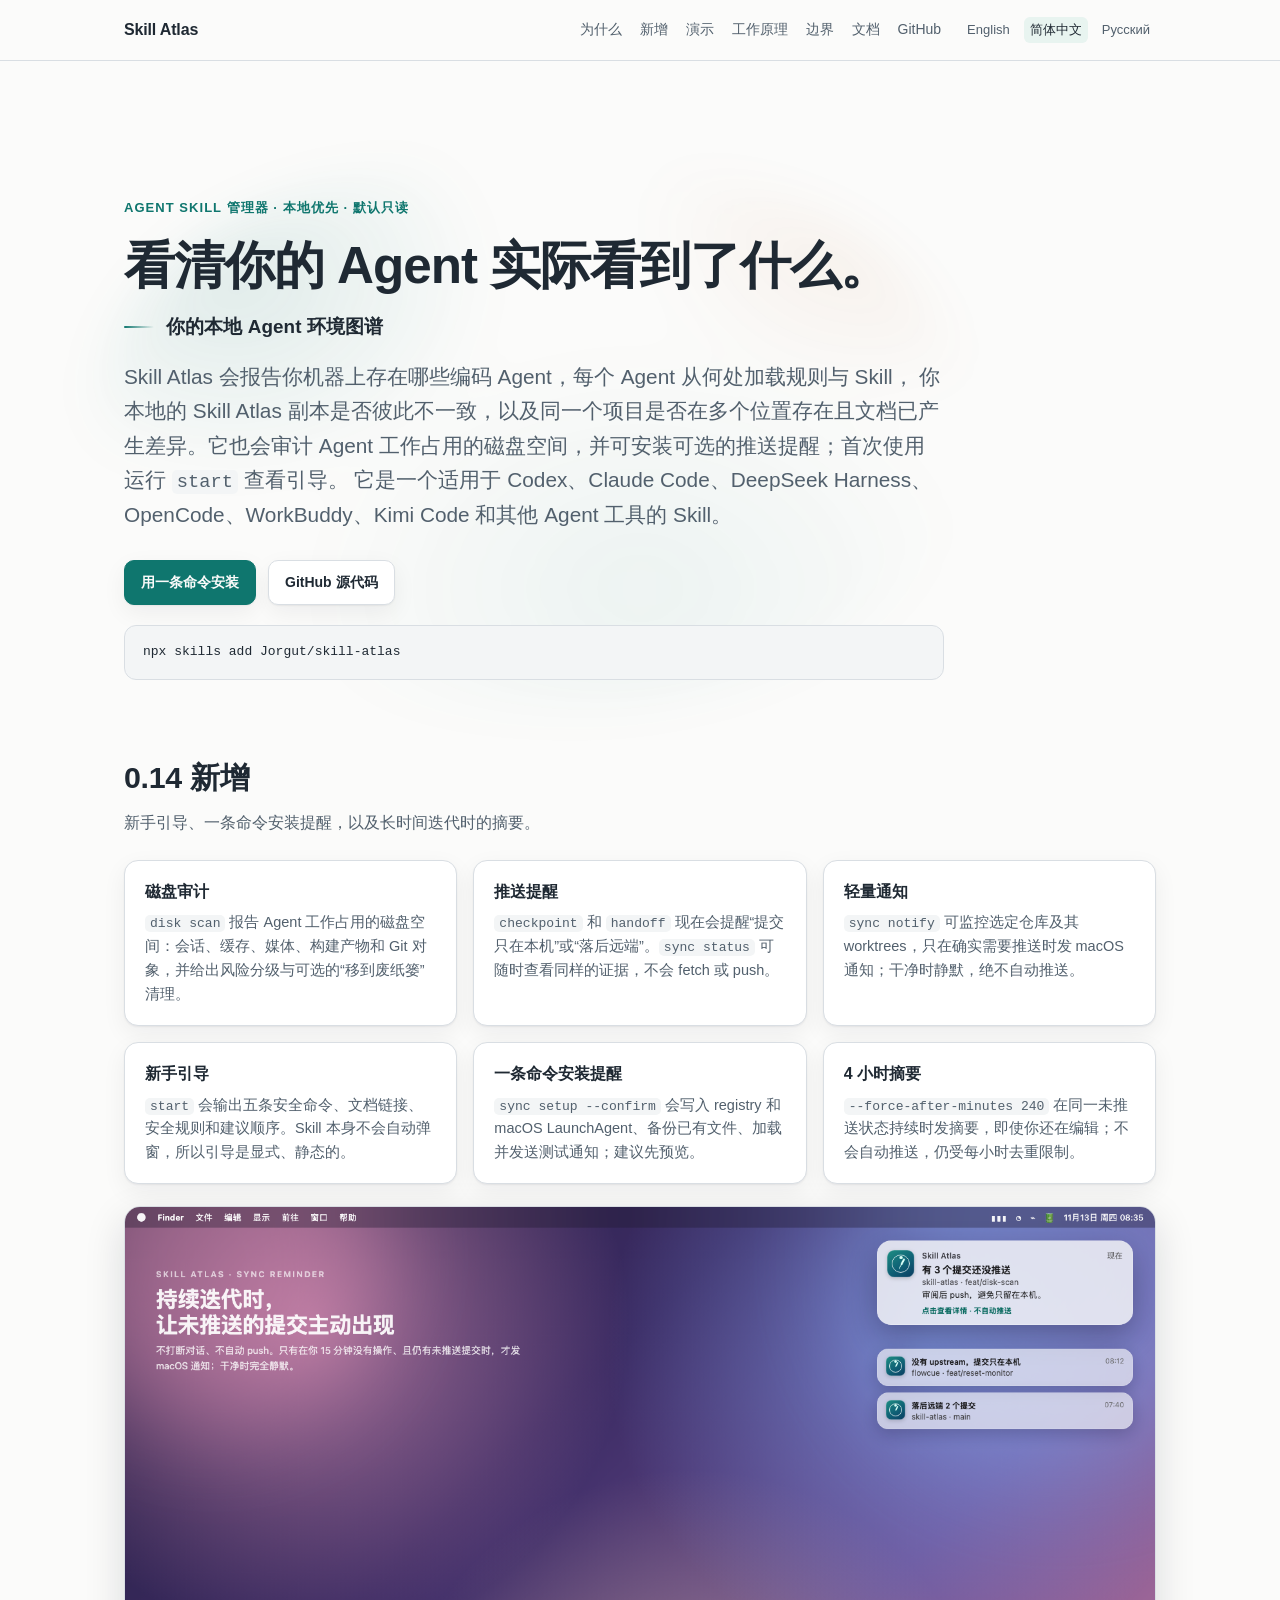
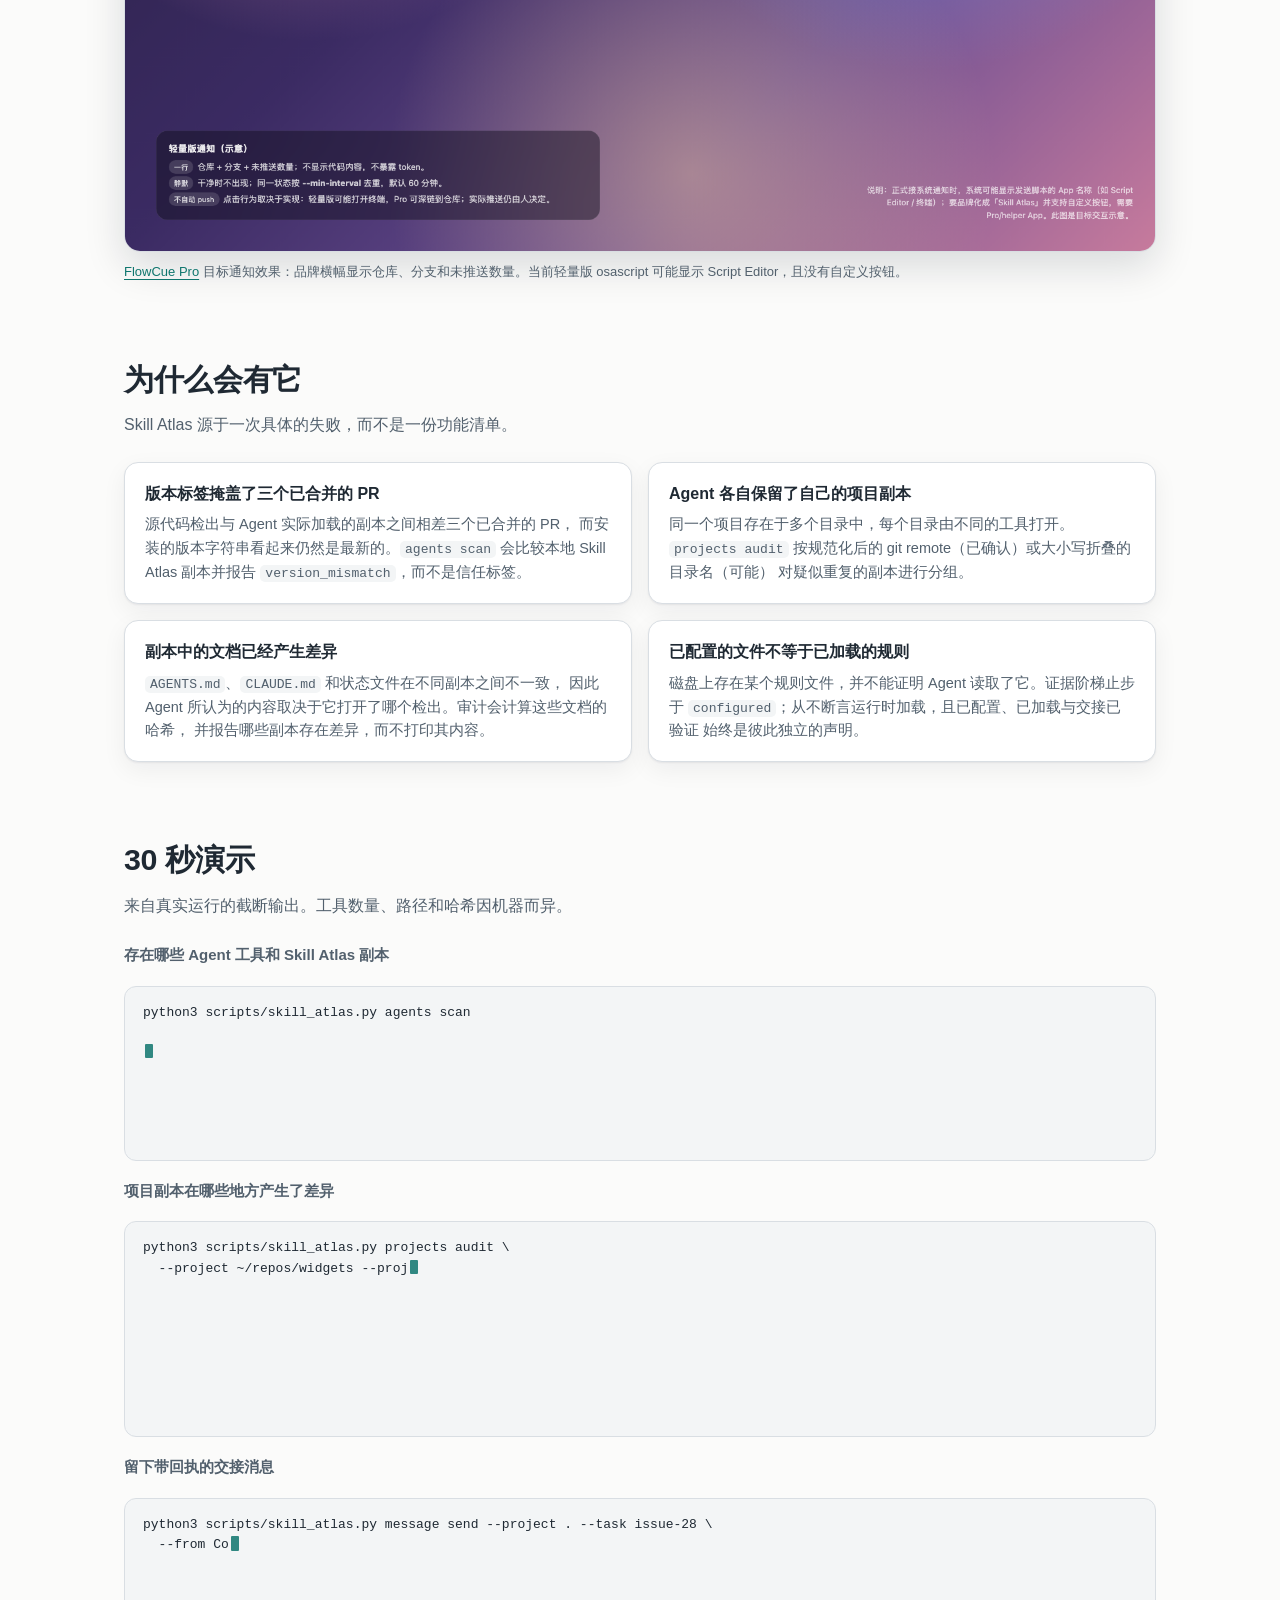
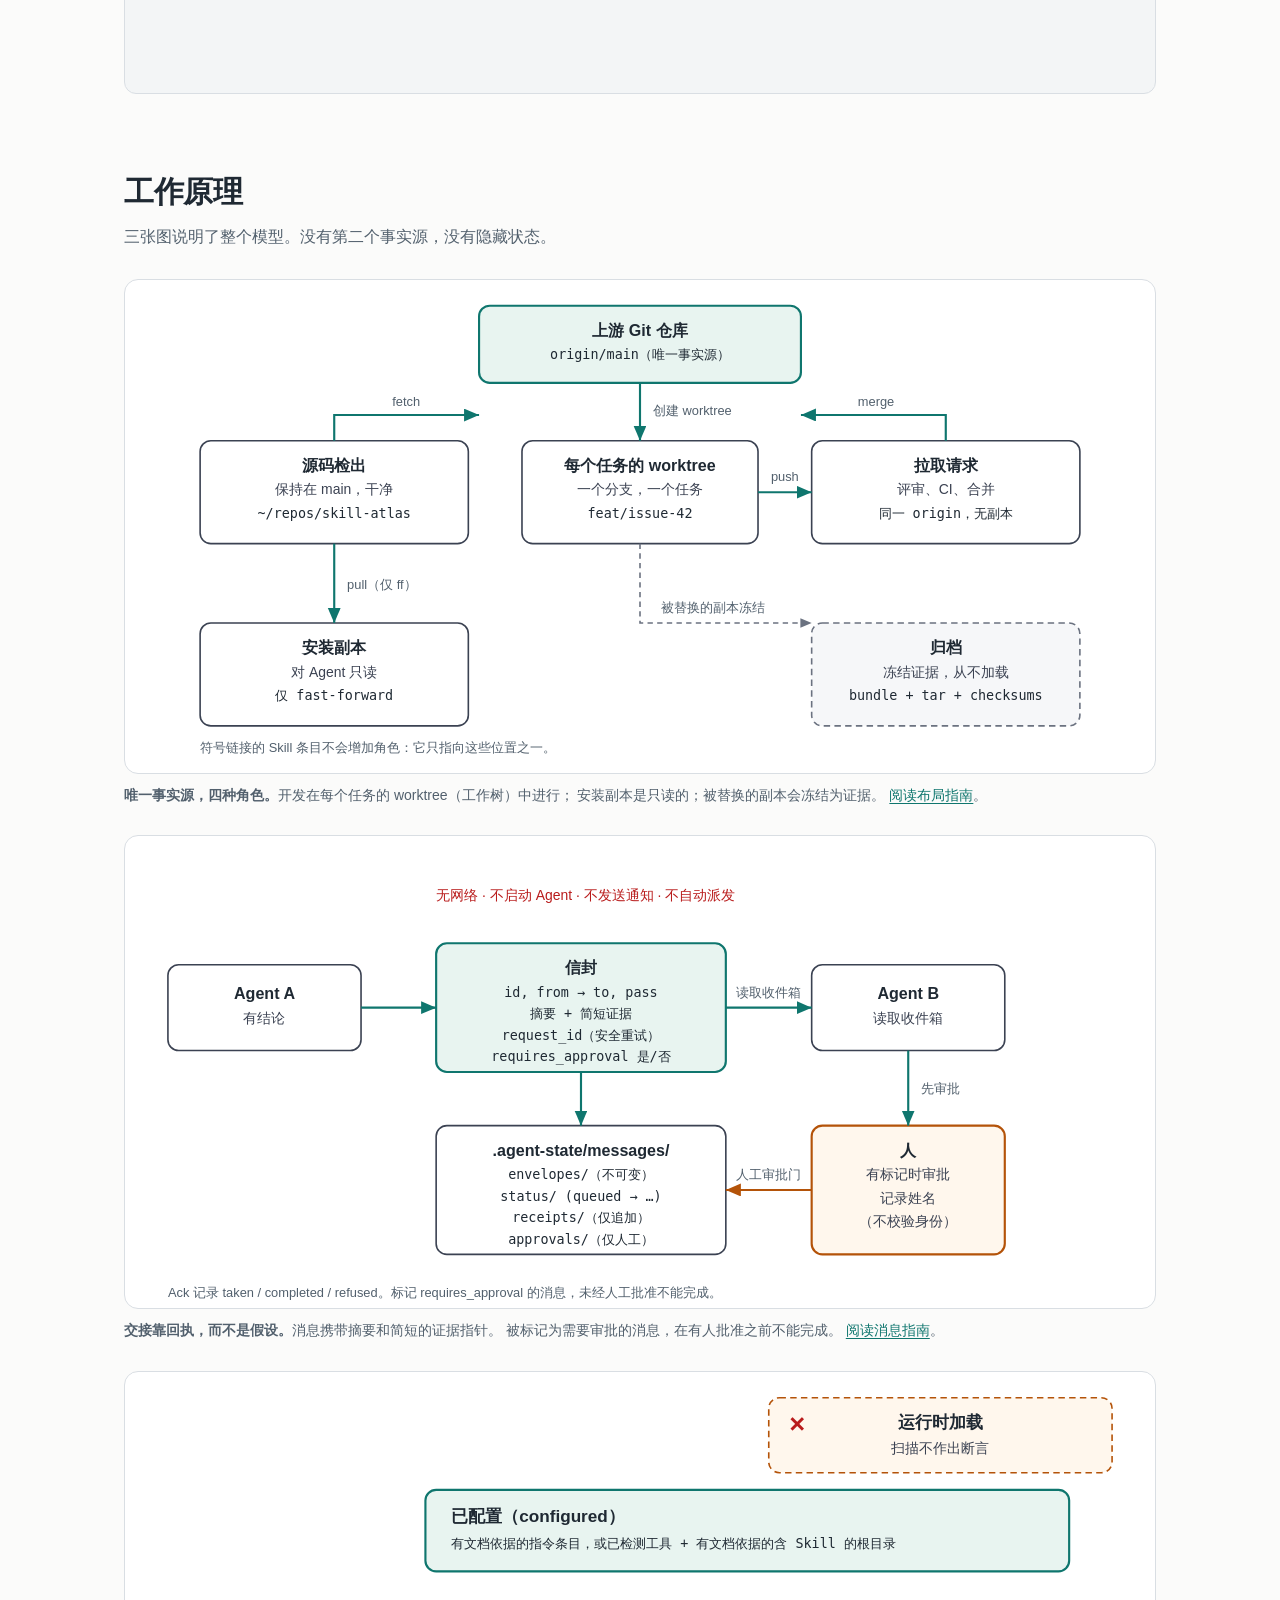
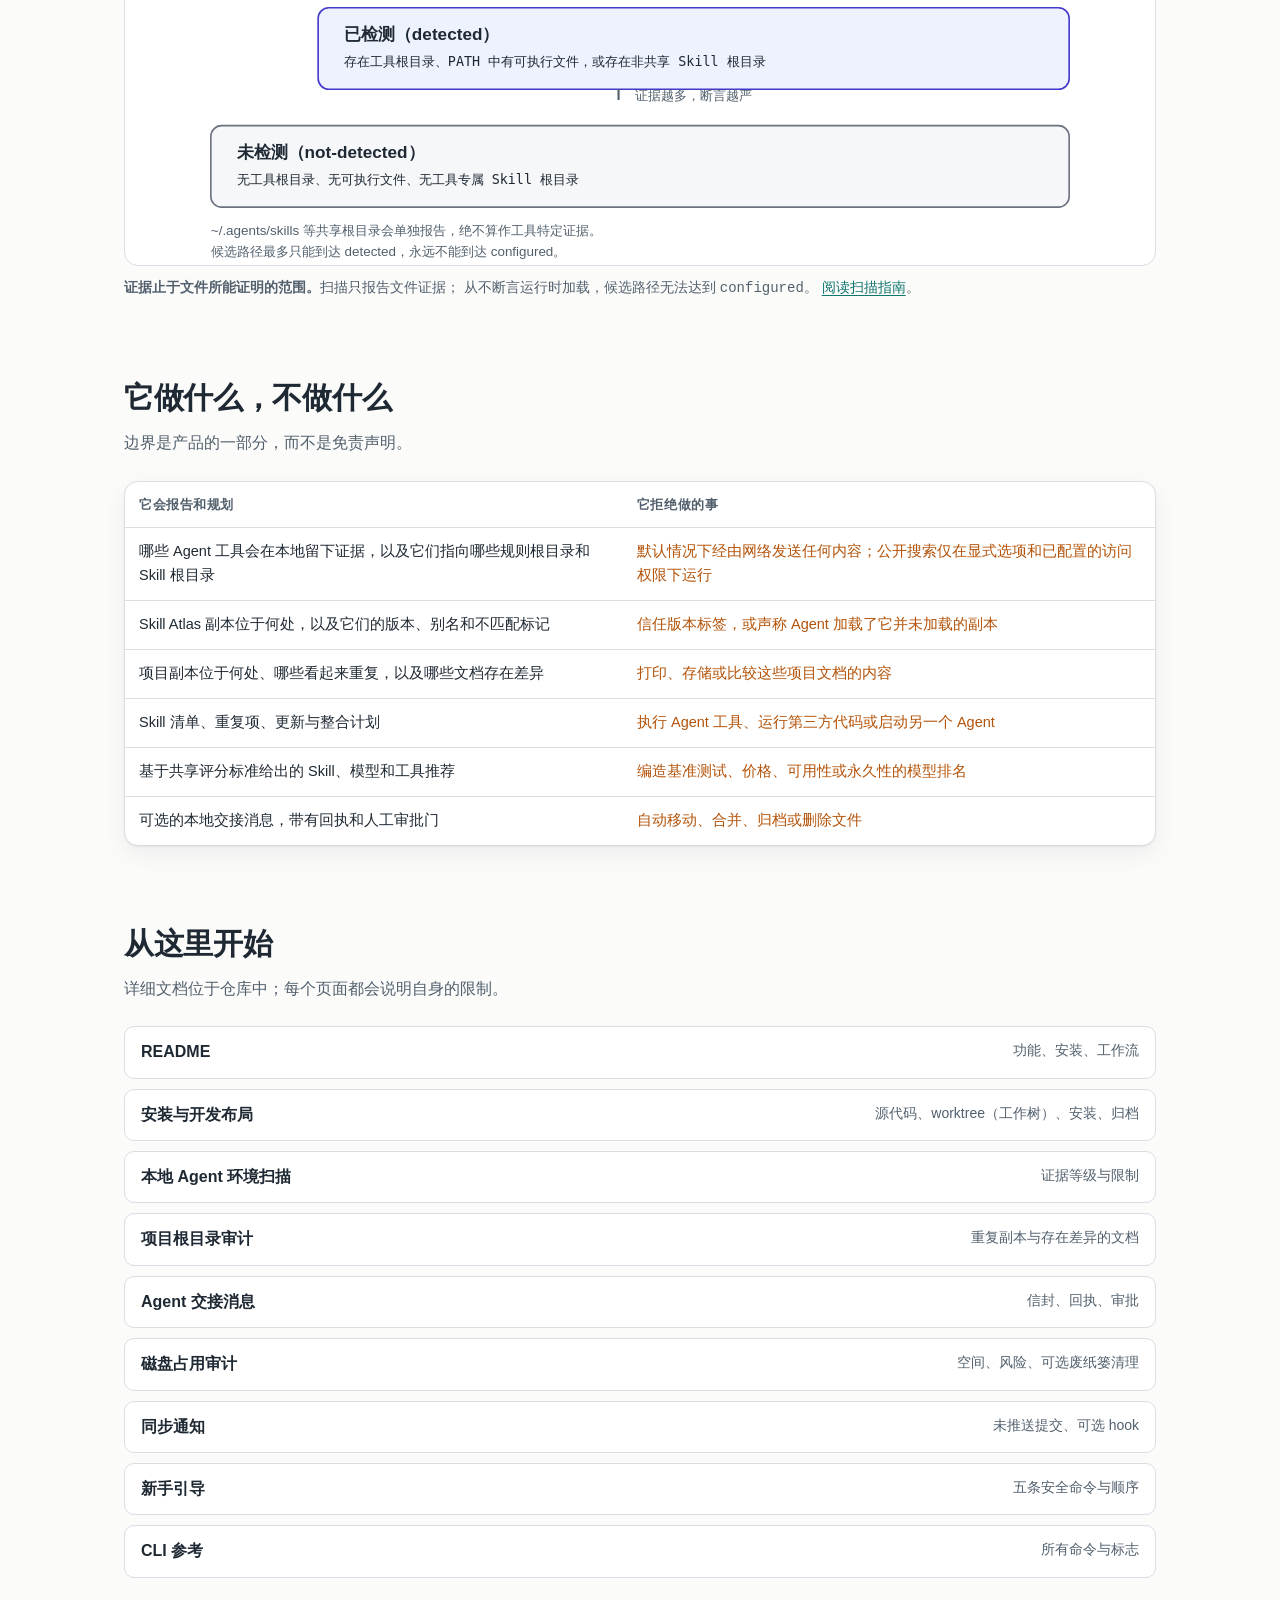
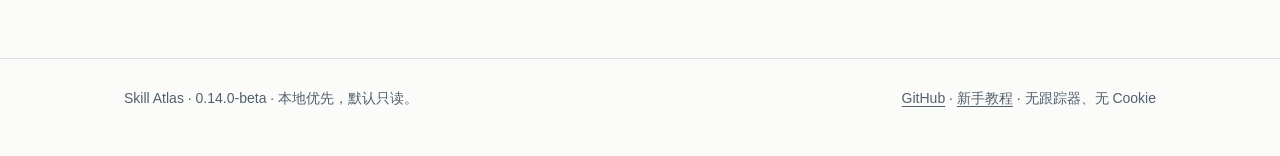
<file: site/zh-CN/index.html>
<!doctype html>
<html lang="zh-CN">
<head>
  <meta charset="utf-8">
  <meta name="viewport" content="width=device-width, initial-scale=1">
  <title>Skill Atlas — 看清你的 Agent 实际看到了什么</title>
  <meta name="description" content="关于本机已安装的编码 Agent、它们的规则与 Skill 根目录、Skill Atlas 副本以及已产生差异的项目副本的只读本地证据。一个 Skill，一条命令。">
  <link rel="alternate" hreflang="en" href="https://jorgut.github.io/skill-atlas/">
  <link rel="alternate" hreflang="zh-CN" href="https://jorgut.github.io/skill-atlas/zh-CN/">
  <link rel="alternate" hreflang="ru" href="https://jorgut.github.io/skill-atlas/ru/">
  <link rel="stylesheet" href="../styles.css">
  <script src="../motion.js" defer></script>
</head>
<body>
  <a class="skip-link" href="#main">跳到正文</a>

  <header class="site">
    <div class="wrap">
      <a class="brand" href="../">Skill Atlas</a>
      <nav aria-label="主导航">
        <a href="#why">为什么</a>
        <a href="#whats-new">新增</a>
        <a href="#demo">演示</a>
        <a href="#how">工作原理</a>
        <a href="#refuses">边界</a>
        <a href="#start">文档</a>
        <a href="https://github.com/Jorgut/skill-atlas">GitHub</a>
      </nav>
      <div class="lang" aria-label="语言">
        <a href="../" lang="en">English</a>
        <a href="./" aria-current="page">简体中文</a>
        <a href="../ru/" lang="ru">Русский</a>
      </div>
    </div>
  </header>

  <main id="main">
    <div class="wrap">
      <section class="hero" aria-labelledby="hero-title">
        <p class="eyebrow">Agent Skill 管理器 · 本地优先 · 默认只读</p>
        <h1 id="hero-title">看清你的 Agent 实际看到了什么。</h1>
        <p class="positioning">你的本地 Agent 环境图谱</p>
        <p class="lede">
          Skill Atlas 会报告你机器上存在哪些编码 Agent，每个 Agent 从何处加载规则与 Skill，
          你本地的 Skill Atlas 副本是否彼此不一致，以及同一个项目是否在多个位置存在且文档已产生差异。它也会审计 Agent 工作占用的磁盘空间，并可安装可选的推送提醒；首次使用运行 <code>start</code> 查看引导。
          它是一个适用于 Codex、Claude Code、DeepSeek Harness、OpenCode、WorkBuddy、Kimi Code
          和其他 Agent 工具的 Skill。
        </p>
        <div class="actions">
          <a class="button primary" href="#install">用一条命令安装</a>
          <a class="button" href="https://github.com/Jorgut/skill-atlas">GitHub 源代码</a>
        </div>
        <pre id="install"><code>npx skills add Jorgut/skill-atlas</code></pre>
      </section>

      <section id="whats-new" aria-labelledby="whats-new-title">
        <h2 id="whats-new-title">0.14 新增</h2>
        <p class="section-note">新手引导、一条命令安装提醒，以及长时间迭代时的摘要。</p>
        <div class="grid three">
          <div class="card">
            <h3>磁盘审计</h3>
            <p><code>disk scan</code> 报告 Agent 工作占用的磁盘空间：会话、缓存、媒体、构建产物和 Git 对象，并给出风险分级与可选的“移到废纸篓”清理。</p>
          </div>
          <div class="card">
            <h3>推送提醒</h3>
            <p><code>checkpoint</code> 和 <code>handoff</code> 现在会提醒“提交只在本机”或“落后远端”。<code>sync status</code> 可随时查看同样的证据，不会 fetch 或 push。</p>
          </div>
          <div class="card">
            <h3>轻量通知</h3>
            <p><code>sync notify</code> 可监控选定仓库及其 worktrees，只在确实需要推送时发 macOS 通知；干净时静默，绝不自动推送。</p>
          </div>
          <div class="card">
            <h3>新手引导</h3>
            <p><code>start</code> 会输出五条安全命令、文档链接、安全规则和建议顺序。Skill 本身不会自动弹窗，所以引导是显式、静态的。</p>
          </div>
          <div class="card">
            <h3>一条命令安装提醒</h3>
            <p><code>sync setup --confirm</code> 会写入 registry 和 macOS LaunchAgent、备份已有文件、加载并发送测试通知；建议先预览。</p>
          </div>
          <div class="card">
            <h3>4 小时摘要</h3>
            <p><code>--force-after-minutes 240</code> 在同一未推送状态持续时发摘要，即使你还在编辑；不会自动推送，仍受每小时去重限制。</p>
          </div>
        </div>
        <figure class="mockup">
          <img src="../assets/sync-notification-mockup.zh-CN.png" alt="FlowCue Pro 目标通知效果：品牌横幅显示仓库、分支和未推送数量。当前轻量版 osascript 可能显示 Script Editor，且没有自定义按钮。">
          <figcaption><a href="https://github.com/Jorgut/flowcue">FlowCue Pro</a> 目标通知效果：品牌横幅显示仓库、分支和未推送数量。当前轻量版 osascript 可能显示 Script Editor，且没有自定义按钮。</figcaption>
        </figure>
      </section>

      <section id="why" aria-labelledby="why-title">
        <h2 id="why-title">为什么会有它</h2>
        <p class="section-note">Skill Atlas 源于一次具体的失败，而不是一份功能清单。</p>
        <div class="grid two">
          <div class="card">
            <h3>版本标签掩盖了三个已合并的 PR</h3>
            <p>源代码检出与 Agent 实际加载的副本之间相差三个已合并的 PR，
              而安装的版本字符串看起来仍然是最新的。<code>agents scan</code> 会比较本地
              Skill Atlas 副本并报告 <code>version_mismatch</code>，而不是信任标签。</p>
          </div>
          <div class="card">
            <h3>Agent 各自保留了自己的项目副本</h3>
            <p>同一个项目存在于多个目录中，每个目录由不同的工具打开。
              <code>projects audit</code> 按规范化后的 git remote（已确认）或大小写折叠的目录名（可能）
              对疑似重复的副本进行分组。</p>
          </div>
          <div class="card">
            <h3>副本中的文档已经产生差异</h3>
            <p><code>AGENTS.md</code>、<code>CLAUDE.md</code> 和状态文件在不同副本之间不一致，
              因此 Agent 所认为的内容取决于它打开了哪个检出。审计会计算这些文档的哈希，
              并报告哪些副本存在差异，而不打印其内容。</p>
          </div>
          <div class="card">
            <h3>已配置的文件不等于已加载的规则</h3>
            <p>磁盘上存在某个规则文件，并不能证明 Agent 读取了它。证据阶梯止步于
              <code>configured</code>；从不断言运行时加载，且已配置、已加载与交接已验证
              始终是彼此独立的声明。</p>
          </div>
        </div>
      </section>

      <section id="demo" aria-labelledby="demo-title">
        <h2 id="demo-title">30 秒演示</h2>
        <p class="section-note">来自真实运行的截断输出。工具数量、路径和哈希因机器而异。</p>
        <div class="demo">
          <h3>存在哪些 Agent 工具和 Skill Atlas 副本</h3>
          <pre><code>python3 scripts/skill_atlas.py agents scan

## Summary
- tools detected: 12
- tools configured: 4
- skill atlas copies: 2
- version mismatch: false</code></pre>

          <h3>项目副本在哪些地方产生了差异</h3>
          <pre><code>python3 scripts/skill_atlas.py projects audit \
  --project ~/repos/widgets --project ~/worktrees/widgets-review

## Duplicate groups
### `git-remote:github.com/example/widgets` (git-remote)
- divergent docs:
  - AGENTS.md (2 distinct hashes)
- canonical candidate: `/home/you/repos/widgets`
- requires user confirmation: true</code></pre>

          <h3>留下带回执的交接消息</h3>
          <pre><code>python3 scripts/skill_atlas.py message send --project . --task issue-28 \
  --from Codex --to "Claude Code" --summary "Review the camera diff" \
  --requires-approval

# Agent message: queued
- state: queued
- approval: pending
- note: Local file transport only; the receiving agent has not been notified</code></pre>
        </div>
      </section>

      <section id="how" aria-labelledby="how-title">
        <h2 id="how-title">工作原理</h2>
        <p class="section-note">三张图说明了整个模型。没有第二个事实源，没有隐藏状态。</p>

        <figure>
          <img src="../assets/roles.zh-CN.svg" alt="示意图：一个上游 Git 仓库供给 main 上的源代码检出、每个任务的 worktree（工作树）、只读安装副本、拉取请求流程和冻结的归档。">
          <figcaption><strong>唯一事实源，四种角色。</strong>开发在每个任务的 worktree（工作树）中进行；
            安装副本是只读的；被替换的副本会冻结为证据。
            <a href="https://github.com/Jorgut/skill-atlas/blob/main/docs/development-layout.md">阅读布局指南</a>。</figcaption>
        </figure>

        <figure>
          <img src="../assets/message-flow.zh-CN.svg" alt="示意图：紧凑的信封从一个 Agent 经由本地邮箱传递到接收方，带有仅可追加的回执，并在完成前经过人工审批门。">
          <figcaption><strong>交接靠回执，而不是假设。</strong>消息携带摘要和简短的证据指针。
            被标记为需要审批的消息，在有人批准之前不能完成。
            <a href="https://github.com/Jorgut/skill-atlas/blob/main/docs/agent-messaging.md">阅读消息指南</a>。</figcaption>
        </figure>

        <figure>
          <img src="../assets/evidence-ladder.zh-CN.svg" alt="示意图：三个证据等级，未检测、已检测和已配置，其中运行时加载标注为不作断言。">
          <figcaption><strong>证据止于文件所能证明的范围。</strong>扫描只报告文件证据；
            从不断言运行时加载，候选路径无法达到 <code>configured</code>。
            <a href="https://github.com/Jorgut/skill-atlas/blob/main/docs/agent-environments.md">阅读扫描指南</a>。</figcaption>
        </figure>
      </section>

      <section id="refuses" aria-labelledby="refuses-title">
        <h2 id="refuses-title">它做什么，不做什么</h2>
        <p class="section-note">边界是产品的一部分，而不是免责声明。</p>
        <div class="table-wrap">
          <table>
            <thead>
              <tr><th scope="col">它会报告和规划</th><th scope="col">它拒绝做的事</th></tr>
            </thead>
            <tbody>
              <tr><td>哪些 Agent 工具会在本地留下证据，以及它们指向哪些规则根目录和 Skill 根目录</td><td class="refuse">默认情况下经由网络发送任何内容；公开搜索仅在显式选项和已配置的访问权限下运行</td></tr>
              <tr><td>Skill Atlas 副本位于何处，以及它们的版本、别名和不匹配标记</td><td class="refuse">信任版本标签，或声称 Agent 加载了它并未加载的副本</td></tr>
              <tr><td>项目副本位于何处、哪些看起来重复，以及哪些文档存在差异</td><td class="refuse">打印、存储或比较这些项目文档的内容</td></tr>
              <tr><td>Skill 清单、重复项、更新与整合计划</td><td class="refuse">执行 Agent 工具、运行第三方代码或启动另一个 Agent</td></tr>
              <tr><td>基于共享评分标准给出的 Skill、模型和工具推荐</td><td class="refuse">编造基准测试、价格、可用性或永久性的模型排名</td></tr>
              <tr><td>可选的本地交接消息，带有回执和人工审批门</td><td class="refuse">自动移动、合并、归档或删除文件</td></tr>
            </tbody>
          </table>
        </div>
      </section>

      <section id="start" aria-labelledby="start-title">
        <h2 id="start-title">从这里开始</h2>
        <p class="section-note">详细文档位于仓库中；每个页面都会说明自身的限制。</p>
        <div class="links">
          <a href="https://github.com/Jorgut/skill-atlas/blob/main/README.md"><strong>README</strong><span>功能、安装、工作流</span></a>
          <a href="https://github.com/Jorgut/skill-atlas/blob/main/docs/development-layout.md"><strong>安装与开发布局</strong><span>源代码、worktree（工作树）、安装、归档</span></a>
          <a href="https://github.com/Jorgut/skill-atlas/blob/main/docs/agent-environments.md"><strong>本地 Agent 环境扫描</strong><span>证据等级与限制</span></a>
          <a href="https://github.com/Jorgut/skill-atlas/blob/main/docs/project-root-audit.md"><strong>项目根目录审计</strong><span>重复副本与存在差异的文档</span></a>
          <a href="https://github.com/Jorgut/skill-atlas/blob/main/docs/agent-messaging.md"><strong>Agent 交接消息</strong><span>信封、回执、审批</span></a>
          <a href="https://github.com/Jorgut/skill-atlas/blob/main/docs/disk-scan.md"><strong>磁盘占用审计</strong><span>空间、风险、可选废纸篓清理</span></a>
          <a href="https://github.com/Jorgut/skill-atlas/blob/main/docs/sync-notify.md"><strong>同步通知</strong><span>未推送提交、可选 hook</span></a>
          <a href="https://github.com/Jorgut/skill-atlas/blob/main/docs/start.md"><strong>新手引导</strong><span>五条安全命令与顺序</span></a>
          <a href="https://github.com/Jorgut/skill-atlas/blob/main/docs/cli-reference.md"><strong>CLI 参考</strong><span>所有命令与标志</span></a>
        </div>
      </section>
    </div>
  </main>

  <footer>
    <div class="wrap">
      <span>Skill Atlas · 0.14.0-beta · 本地优先，默认只读。</span>
      <span><a href="https://github.com/Jorgut/skill-atlas">GitHub</a> · <a href="https://github.com/Jorgut/skill-atlas/blob/main/docs/GETTING_STARTED.zh-CN.md">新手教程</a> · 无跟踪器、无 Cookie</span>
    </div>
  </footer>
</body>
</html>
</file>
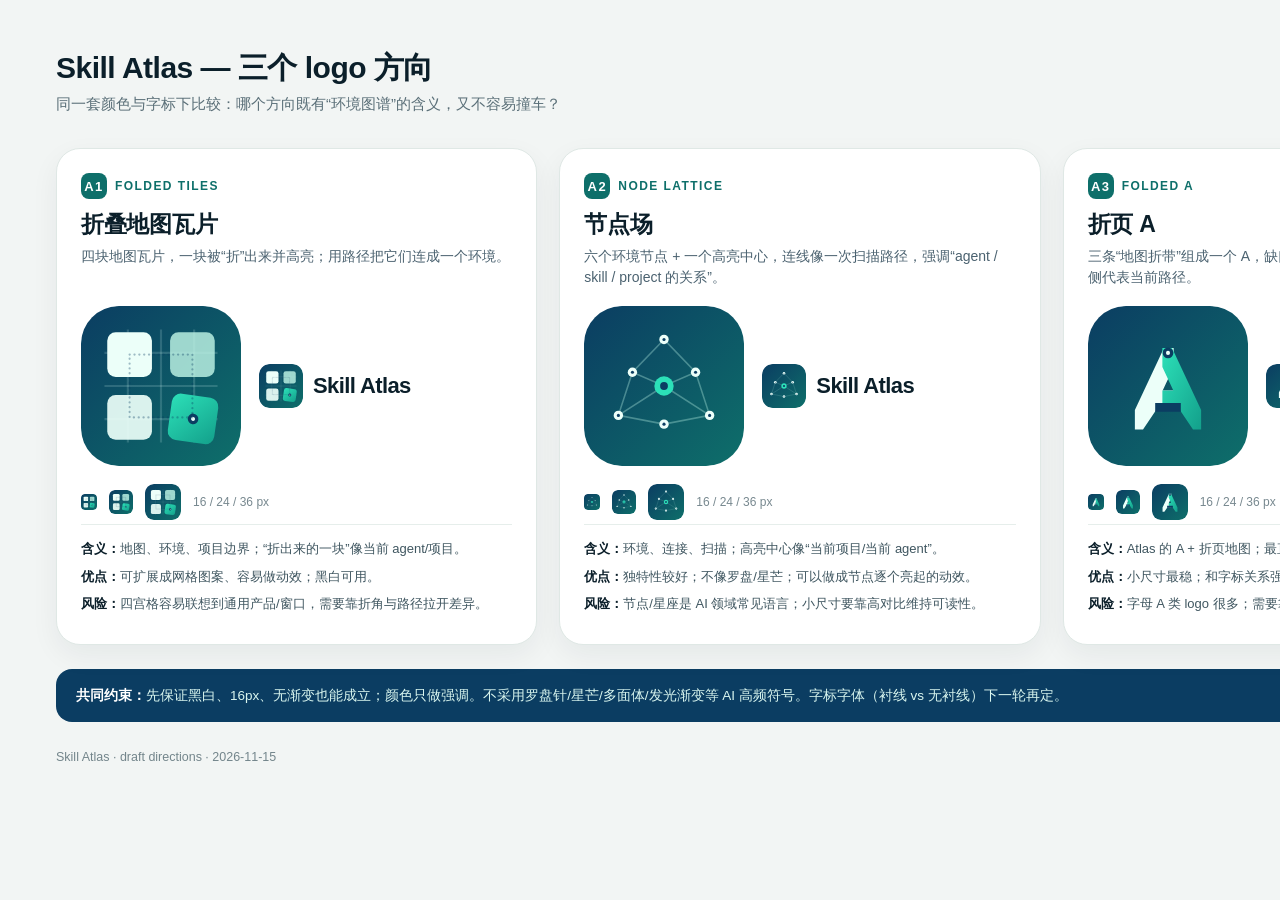
<file: branding/concepts/compare.html>
<!doctype html>
<html lang="zh-CN"><head><meta charset="utf-8">
<style>
  * { box-sizing: border-box; }
  html, body { margin:0; background:#f2f5f4; font-family:-apple-system,BlinkMacSystemFont,"PingFang SC","Helvetica Neue",sans-serif; color:#0b1f2a; }
  .page { width:1600px; padding:48px 56px 42px; }
  h1 { font-size:30px; margin:0 0 6px; letter-spacing:-.5px; }
  .sub { color:#5a6f78; font-size:15px; margin:0 0 34px; }
  .grid { display:grid; grid-template-columns:repeat(3,1fr); gap:22px; }
  .col { background:#fff; border:1px solid #dfe8e5; border-radius:24px; padding:24px 24px 22px; box-shadow:0 10px 28px rgba(8,35,45,.06); }
  .tag { display:inline-flex; align-items:center; gap:8px; font-size:12px; font-weight:700; letter-spacing:.12em; color:#0e6f6a; text-transform:uppercase; }
  .tag b { display:inline-flex; width:26px; height:26px; border-radius:8px; background:#0e6f6a; color:#fff; align-items:center; justify-content:center; font-size:13px; }
  h2 { font-size:23px; margin:10px 0 6px; letter-spacing:-.3px; }
  .desc { color:#4b6270; font-size:14px; line-height:1.5; margin:0 0 18px; min-height:42px; }
  .hero { display:flex; align-items:center; gap:18px; margin-bottom:18px; }
  .hero img { width:160px; height:160px; border-radius:38px; }
  .lockup { display:flex; align-items:center; gap:10px; }
  .lockup img { width:44px; height:44px; border-radius:11px; }
  .lockup span { font-size:22px; font-weight:700; letter-spacing:-.6px; }
  .meta { border-top:1px solid #e6eeeb; padding-top:14px; margin-top:4px; }
  .meta p { font-size:13px; line-height:1.5; margin:0 0 8px; color:#3f5660; }
  .meta b { color:#0b1f2a; }
  .small { display:flex; align-items:center; gap:12px; margin-top:12px; }
  .small img { width:16px; height:16px; border-radius:4px; }
  .small img:nth-child(2){width:24px;height:24px;border-radius:6px}
  .small img:nth-child(3){width:36px;height:36px;border-radius:9px}
  .small span { font-size:12px; color:#77888f; }
  .palette { display:flex; gap:8px; margin-top:10px; }
  .sw { width:18px; height:18px; border-radius:5px; border:1px solid rgba(0,0,0,.06); }
  .foot { display:flex; justify-content:space-between; color:#73858b; font-size:12.5px; margin-top:28px; }
  .note { background:#0b3d62; color:#d9f6ef; border-radius:16px; padding:16px 20px; margin-top:24px; font-size:13.5px; line-height:1.6; }
  .note b { color:#fff; }
</style></head>
<body><div class="page">
  <h1>Skill Atlas — 三个 logo 方向</h1>
  <p class="sub">同一套颜色与字标下比较：哪个方向既有“环境图谱”的含义，又不容易撞车？</p>
  <div class="grid">
    <div class="col">
      <div class="tag"><b>A1</b> FOLDED TILES</div>
      <h2>折叠地图瓦片</h2>
      <p class="desc">四块地图瓦片，一块被“折”出来并高亮；用路径把它们连成一个环境。</p>
      <div class="hero"><img src="A1-folded-tiles.svg" alt="A1"><div class="lockup"><img src="A1-folded-tiles.svg" alt=""><span>Skill Atlas</span></div></div>
      <div class="small"><img src="A1-folded-tiles.svg" alt=""><img src="A1-folded-tiles.svg" alt=""><img src="A1-folded-tiles.svg" alt=""><span>16 / 24 / 36 px</span></div>
      <div class="meta">
        <p><b>含义：</b>地图、环境、项目边界；“折出来的一块”像当前 agent/项目。</p>
        <p><b>优点：</b>可扩展成网格图案、容易做动效；黑白可用。</p>
        <p><b>风险：</b>四宫格容易联想到通用产品/窗口，需要靠折角与路径拉开差异。</p>
      </div>
    </div>
    <div class="col">
      <div class="tag"><b>A2</b> NODE LATTICE</div>
      <h2>节点场</h2>
      <p class="desc">六个环境节点 + 一个高亮中心，连线像一次扫描路径，强调“agent / skill / project 的关系”。</p>
      <div class="hero"><img src="A2-node-lattice.svg" alt="A2"><div class="lockup"><img src="A2-node-lattice.svg" alt=""><span>Skill Atlas</span></div></div>
      <div class="small"><img src="A2-node-lattice.svg" alt=""><img src="A2-node-lattice.svg" alt=""><img src="A2-node-lattice.svg" alt=""><span>16 / 24 / 36 px</span></div>
      <div class="meta">
        <p><b>含义：</b>环境、连接、扫描；高亮中心像“当前项目/当前 agent”。</p>
        <p><b>优点：</b>独特性较好；不像罗盘/星芒；可以做成节点逐个亮起的动效。</p>
        <p><b>风险：</b>节点/星座是 AI 领域常见语言；小尺寸要靠高对比维持可读性。</p>
      </div>
    </div>
    <div class="col">
      <div class="tag"><b>A3</b> FOLDED A</div>
      <h2>折页 A</h2>
      <p class="desc">三条“地图折带”组成一个 A，缺口与折角就是 atlas 的折页感；高亮一侧代表当前路径。</p>
      <div class="hero"><img src="A3-folded-a.svg" alt="A3"><div class="lockup"><img src="A3-folded-a.svg" alt=""><span>Skill Atlas</span></div></div>
      <div class="small"><img src="A3-folded-a.svg" alt=""><img src="A3-folded-a.svg" alt=""><img src="A3-folded-a.svg" alt=""><span>16 / 24 / 36 px</span></div>
      <div class="meta">
        <p><b>含义：</b>Atlas 的 A + 折页地图；最直接品牌首字母。</p>
        <p><b>优点：</b>小尺寸最稳；和字标关系强；黑白/单色最容易成立。</p>
        <p><b>风险：</b>字母 A 类 logo 很多；需要靠“折带/缺口”的细节做出专属性。</p>
      </div>
    </div>
  </div>
  <div class="note"><b>共同约束：</b>先保证黑白、16px、无渐变也能成立；颜色只做强调。不采用罗盘针/星芒/多面体/发光渐变等 AI 高频符号。字标字体（衬线 vs 无衬线）下一轮再定。</div>
  <div class="foot"><span>Skill Atlas · draft directions · 2026-11-15</span><span>concepts: folded tiles / node lattice / folded A</span></div>
</div></body></html>
</file>
<file: site/styles.css>
:root {
  color-scheme: light dark;
  --bg: #fbfbfa;
  --surface: #ffffff;
  --text: #1f2933;
  --muted: #52606d;
  --line: #d9dee3;
  --accent: #0f766e;
  --accent-soft: #e8f4f0;
  --warn: #b45309;
  --warn-soft: #fff7ed;
  --code-bg: #f3f5f6;
  --shadow: 0 1px 2px rgb(15 23 42 / 6%), 0 8px 24px rgb(15 23 42 / 6%);
  --width: 1080px;
  --radius: 14px;
}

@media (prefers-color-scheme: dark) {
  :root {
    --bg: #101418;
    --surface: #171d23;
    --text: #e6edf3;
    --muted: #9aa7b4;
    --line: #2c3742;
    --accent: #5eead4;
    --accent-soft: #10322e;
    --warn: #fbbf24;
    --warn-soft: #2a1f0d;
    --code-bg: #0b0f13;
    --shadow: none;
  }
}

* { box-sizing: border-box; }

html { scroll-behavior: smooth; }
@media (prefers-reduced-motion: reduce) {
  html { scroll-behavior: auto; }
}

body {
  margin: 0;
  background: var(--bg);
  color: var(--text);
  font: 16px/1.65 -apple-system, BlinkMacSystemFont, "Segoe UI", "Noto Sans", "Helvetica Neue", Arial, sans-serif;
  -webkit-font-smoothing: antialiased;
}

a { color: var(--accent); text-decoration-thickness: 1px; text-underline-offset: 3px; }
a:hover { text-decoration-thickness: 2px; }
a:focus-visible, button:focus-visible {
  outline: 3px solid var(--accent);
  outline-offset: 2px;
  border-radius: 4px;
}

.wrap { max-width: var(--width); margin: 0 auto; padding: 0 24px; }

header.site {
  border-bottom: 1px solid var(--line);
  background: color-mix(in srgb, var(--bg) 88%, transparent);
  backdrop-filter: blur(10px);
  position: sticky;
  top: 0;
  z-index: 10;
}
header.site .wrap {
  display: flex;
  align-items: center;
  gap: 20px;
  min-height: 60px;
  flex-wrap: wrap;
}
.brand { font-weight: 700; letter-spacing: -0.01em; color: var(--text); text-decoration: none; }
header.site nav { margin-left: auto; display: flex; gap: 18px; flex-wrap: wrap; }
header.site nav a { color: var(--muted); text-decoration: none; font-size: 14px; }
header.site nav a:hover { color: var(--text); }
.lang { display: flex; gap: 8px; font-size: 13px; color: var(--muted); }
.lang a { color: var(--muted); text-decoration: none; padding: 2px 6px; border-radius: 6px; }
.lang a[aria-current="page"] { color: var(--text); background: var(--accent-soft); }

main { padding: 64px 0 80px; }

.hero { display: grid; gap: 20px; max-width: 820px; }
.eyebrow {
  margin: 0;
  font-size: 13px;
  letter-spacing: 0.08em;
  text-transform: uppercase;
  color: var(--accent);
  font-weight: 600;
}
h1 { margin: 0; font-size: clamp(2rem, 5vw, 3.2rem); line-height: 1.08; letter-spacing: -0.02em; }
.lede { margin: 0; font-size: clamp(1.05rem, 2.2vw, 1.3rem); color: var(--muted); max-width: 72ch; }
.actions { display: flex; gap: 12px; flex-wrap: wrap; margin-top: 8px; }
.button {
  display: inline-flex;
  align-items: center;
  gap: 8px;
  padding: 10px 16px;
  border-radius: 10px;
  border: 1px solid var(--line);
  background: var(--surface);
  color: var(--text);
  text-decoration: none;
  font-weight: 600;
  font-size: 14px;
  box-shadow: var(--shadow);
}
.button.primary { background: var(--accent); border-color: var(--accent); color: var(--bg); }
.button:hover { text-decoration: none; border-color: var(--accent); }

section { margin-top: 72px; }
section > h2 { margin: 0 0 8px; font-size: clamp(1.4rem, 3vw, 1.9rem); letter-spacing: -0.01em; }
.section-note { margin: 0 0 24px; color: var(--muted); max-width: 76ch; }

.grid { display: grid; gap: 16px; }
@media (min-width: 760px) {
  .grid.two { grid-template-columns: 1fr 1fr; }
  .grid.three { grid-template-columns: repeat(3, 1fr); }
}

.card {
  background: var(--surface);
  border: 1px solid var(--line);
  border-radius: var(--radius);
  padding: 18px 20px;
  box-shadow: var(--shadow);
}
.card h3 { margin: 0 0 6px; font-size: 16px; }
.card p { margin: 0; color: var(--muted); font-size: 14.5px; }

ul.plain { margin: 0; padding-left: 1.2em; color: var(--muted); }
ul.plain li { margin: 6px 0; }
ul.plain strong { color: var(--text); }

pre {
  margin: 0;
  padding: 16px 18px;
  overflow-x: auto;
  background: var(--code-bg);
  border: 1px solid var(--line);
  border-radius: 12px;
  font: 13px/1.55 ui-monospace, "SF Mono", Menlo, Consolas, monospace;
}
code { font-family: ui-monospace, "SF Mono", Menlo, Consolas, monospace; }
p code, li code, td code { background: var(--code-bg); padding: 1px 5px; border-radius: 5px; font-size: 0.9em; }
.demo { display: grid; gap: 18px; margin-top: 20px; }
.demo h3 { margin: 0; font-size: 15px; color: var(--muted); font-weight: 600; }

figure { margin: 28px 0 0; }
figure img { display: block; width: 100%; height: auto; border-radius: var(--radius); border: 1px solid var(--line); background: var(--surface); }
figcaption { margin-top: 10px; color: var(--muted); font-size: 14px; }

table { width: 100%; border-collapse: collapse; margin-top: 20px; font-size: 14.5px; }
th, td { text-align: left; vertical-align: top; padding: 12px 14px; border-bottom: 1px solid var(--line); }
th { color: var(--muted); font-size: 13px; letter-spacing: 0.04em; text-transform: uppercase; }
td.refuse { color: var(--warn); }
tr:last-child td { border-bottom: 0; }
.table-wrap { overflow-x: auto; background: var(--surface); border: 1px solid var(--line); border-radius: var(--radius); box-shadow: var(--shadow); }
.table-wrap table { margin: 0; }

.links { display: grid; gap: 10px; margin-top: 16px; }
.links a { display: flex; justify-content: space-between; gap: 16px; padding: 12px 16px; background: var(--surface); border: 1px solid var(--line); border-radius: 10px; text-decoration: none; color: var(--text); }
.links a span { color: var(--muted); font-size: 14px; }
.links a:hover { border-color: var(--accent); }

footer { border-top: 1px solid var(--line); padding: 28px 0 48px; color: var(--muted); font-size: 14px; }
footer .wrap { display: flex; justify-content: space-between; gap: 20px; flex-wrap: wrap; }
footer a { color: var(--muted); }

.skip-link { position: absolute; left: -9999px; top: 8px; background: var(--surface); padding: 8px 12px; border-radius: 8px; border: 1px solid var(--line); z-index: 20; }
.skip-link:focus { left: 16px; }

/* ---------------------------------------------------------------------------
   Motion and interaction polish
   Static GitHub Pages: CSS transitions/animations plus one deferred script
   (motion.js). Everything below is progressive enhancement. Nothing is hidden
   unless motion.js has opted in by adding `js-ready` to <html>, and every
   animation is skipped for visitors who ask for reduced motion.
--------------------------------------------------------------------------- */

:root {
  --ease-out: cubic-bezier(0.16, 1, 0.3, 1);
  --ease-soft: cubic-bezier(0.33, 1, 0.68, 1);
  --lift-shadow: 0 18px 40px -22px rgb(15 23 42 / 30%), 0 4px 14px rgb(15 23 42 / 8%);
}

@media (prefers-color-scheme: dark) {
  :root {
    --lift-shadow: 0 18px 40px -20px rgb(0 0 0 / 60%), 0 4px 14px rgb(0 0 0 / 25%);
  }
}

/* Short positioning line under the hero h1. */
.positioning {
  display: flex;
  align-items: center;
  gap: 12px;
  margin: 0;
  font-size: clamp(1.02rem, 1.9vw, 1.18rem);
  font-weight: 600;
  line-height: 1.4;
  letter-spacing: 0.005em;
  color: var(--text);
}
.positioning::before {
  content: "";
  flex: none;
  width: 30px;
  height: 2px;
  border-radius: 2px;
  background: linear-gradient(90deg, var(--accent), transparent);
}

/* Section anchors clear the sticky header when smooth-scrolled to. */
section[id] { scroll-margin-top: 84px; }
@media (max-width: 600px) {
  /* The wrapped sticky header is taller on narrow screens. */
  section[id] { scroll-margin-top: 160px; }
}

/* Hero: a soft, slow halo behind the copy. Only opacity/transform animate. */
.hero { position: relative; isolation: isolate; }
.hero::before {
  content: "";
  position: absolute;
  inset: -40px -4% -30px;
  z-index: -1;
  pointer-events: none;
  border-radius: 48%;
  background:
    radial-gradient(42% 52% at 16% 22%, color-mix(in srgb, var(--accent) 22%, transparent) 0%, transparent 72%),
    radial-gradient(38% 48% at 88% 12%, color-mix(in srgb, var(--warn) 13%, transparent) 0%, transparent 70%),
    radial-gradient(52% 60% at 62% 78%, color-mix(in srgb, var(--accent) 11%, transparent) 0%, transparent 75%);
  opacity: 0.55;
  filter: blur(26px);
}

/* Header gains depth once the page is scrolled. */
header.site { transition: background-color 0.3s var(--ease-soft), border-color 0.3s var(--ease-soft), box-shadow 0.3s var(--ease-soft); }
header.site.is-scrolled {
  background: color-mix(in srgb, var(--bg) 96%, transparent);
  border-bottom-color: color-mix(in srgb, var(--accent) 24%, var(--line));
  box-shadow: 0 14px 32px -26px rgb(15 23 42 / 45%), 0 1px 0 rgb(15 23 42 / 4%);
}
@media (prefers-color-scheme: dark) {
  header.site.is-scrolled { box-shadow: 0 14px 32px -24px rgb(0 0 0 / 80%); }
}

/* Terminal presentation (typing is done by motion.js; styling only here). */
pre.term { position: relative; }
pre.term .term-caret {
  display: inline-block;
  width: 0.6em;
  height: 1.1em;
  margin-left: 2px;
  vertical-align: -0.18em;
  border-radius: 1px;
  background: var(--accent);
  opacity: 0.85;
}

/* Screen-reader-only copy of the full demo output, present while typing. */
.sr-only {
  position: absolute;
  width: 1px;
  height: 1px;
  padding: 0;
  margin: -1px;
  overflow: hidden;
  clip: rect(0 0 0 0);
  white-space: nowrap;
  border: 0;
}

@media (prefers-reduced-motion: no-preference) {
  /* Hero entrance: pure CSS, so it also works without JavaScript. */
  .hero > * { animation: hero-rise 0.75s var(--ease-out) both; }
  .hero > :nth-child(1) { animation-delay: 0.05s; }
  .hero > :nth-child(2) { animation-delay: 0.13s; }
  .hero > :nth-child(3) { animation-delay: 0.21s; }
  .hero > :nth-child(4) { animation-delay: 0.29s; }
  .hero > :nth-child(5) { animation-delay: 0.37s; }
  .hero > :nth-child(6) { animation-delay: 0.45s; }

  .hero::before { animation: hero-glow 10s ease-in-out infinite alternate; }

  pre.term .term-caret { animation: caret-blink 1.05s steps(1) infinite; }

  /* Scroll reveals. motion.js adds .reveal only to elements that are below the
     viewport on load, then adds .is-visible when they enter. No-JS, reduced
     motion, or a script error all leave the content fully visible. */
  html.js-ready .reveal { transition: opacity 0.65s var(--ease-out), transform 0.65s var(--ease-out); }
  html.js-ready .reveal:not(.is-visible) { opacity: 0; transform: translate3d(0, 20px, 0); }

  html.js-ready .grid > .reveal:nth-child(2),
  html.js-ready .links > .reveal:nth-child(2) { transition-delay: 70ms; }
  html.js-ready .grid > .reveal:nth-child(3),
  html.js-ready .links > .reveal:nth-child(3) { transition-delay: 140ms; }
  html.js-ready .grid > .reveal:nth-child(4),
  html.js-ready .links > .reveal:nth-child(4) { transition-delay: 210ms; }
  html.js-ready .links > .reveal:nth-child(5) { transition-delay: 280ms; }
  html.js-ready .links > .reveal:nth-child(6) { transition-delay: 350ms; }
  html.js-ready #how figure.reveal:nth-of-type(2) { transition-delay: 90ms; }
  html.js-ready #how figure.reveal:nth-of-type(3) { transition-delay: 180ms; }

  /* Micro-interactions: lift, glow and border shifts on hover/focus. */
  .button {
    transition: transform 0.28s var(--ease-out), box-shadow 0.28s var(--ease-out),
                border-color 0.28s var(--ease-soft), background-color 0.28s var(--ease-soft);
  }
  .button:hover,
  .button:focus-visible { transform: translate3d(0, -2px, 0); box-shadow: var(--lift-shadow); }
  .button:active { transform: translate3d(0, 0, 0) scale(0.985); }
  .button.primary:hover,
  .button.primary:focus-visible {
    box-shadow: 0 0 0 1px color-mix(in srgb, var(--accent) 40%, transparent),
                0 16px 34px -18px color-mix(in srgb, var(--accent) 65%, transparent);
  }

  .card {
    transition: transform 0.3s var(--ease-out), border-color 0.3s var(--ease-soft),
                box-shadow 0.3s var(--ease-soft), background-color 0.3s var(--ease-soft);
  }
  .card:hover,
  .card:focus-within {
    transform: translate3d(0, -3px, 0);
    border-color: color-mix(in srgb, var(--accent) 42%, var(--line));
    box-shadow: var(--lift-shadow);
  }

  figure { transition: transform 0.35s var(--ease-out); }
  figure img { transition: border-color 0.35s var(--ease-soft), box-shadow 0.35s var(--ease-soft); }
  figure:hover { transform: translate3d(0, -3px, 0); }
  figure:hover img {
    border-color: color-mix(in srgb, var(--accent) 40%, var(--line));
    box-shadow: var(--lift-shadow);
  }

  .links a {
    transition: transform 0.25s var(--ease-out), border-color 0.25s var(--ease-soft),
                background-color 0.25s var(--ease-soft), box-shadow 0.25s var(--ease-soft);
  }
  .links a:hover,
  .links a:focus-visible {
    transform: translate3d(0, -1px, 0);
    box-shadow: 0 12px 26px -20px rgb(15 23 42 / 40%);
  }

  header.site nav a { position: relative; }
  header.site nav a::after {
    content: "";
    position: absolute;
    left: 0;
    right: 0;
    bottom: -3px;
    height: 1.5px;
    border-radius: 2px;
    background: currentColor;
    transform: scaleX(0);
    transform-origin: left;
    transition: transform 0.25s var(--ease-out);
  }
  header.site nav a:hover::after,
  header.site nav a:focus-visible::after { transform: scaleX(1); }

  .lang a { transition: background-color 0.2s var(--ease-soft), color 0.2s var(--ease-soft); }

  tbody tr { transition: background-color 0.2s var(--ease-soft); }
  tbody tr:hover { background: color-mix(in srgb, var(--accent-soft) 45%, transparent); }
}

@keyframes hero-rise {
  from { opacity: 0; transform: translate3d(0, 16px, 0); }
  to { opacity: 1; transform: translate3d(0, 0, 0); }
}

@keyframes hero-glow {
  from { opacity: 0.44; transform: translate3d(0, 0, 0) scale(1); }
  to { opacity: 0.68; transform: translate3d(0, -10px, 0) scale(1.05); }
}

@keyframes caret-blink {
  50% { opacity: 0; }
}

@media (prefers-reduced-motion: reduce) {
  .hero > *,
  .hero::before,
  pre.term .term-caret { animation: none; }
  header.site,
  .button,
  .card,
  figure,
  figure img,
  .links a,
  .lang a,
  header.site nav a::after,
  tbody tr { transition: none; }
  .button:hover,
  .button:focus-visible,
  .card:hover,
  .card:focus-within,
  figure:hover,
  .links a:hover,
  .links a:focus-visible { transform: none; }
  header.site nav a::after { transition: none; }
}

.mockup { margin: 22px 0 0; }
.mockup img { display: block; width: 100%; height: auto; border-radius: 16px; box-shadow: 0 14px 40px rgba(8, 21, 34, .14); }
.mockup figcaption { margin-top: 10px; color: var(--muted); font-size: 13px; line-height: 1.5; }
</file>
